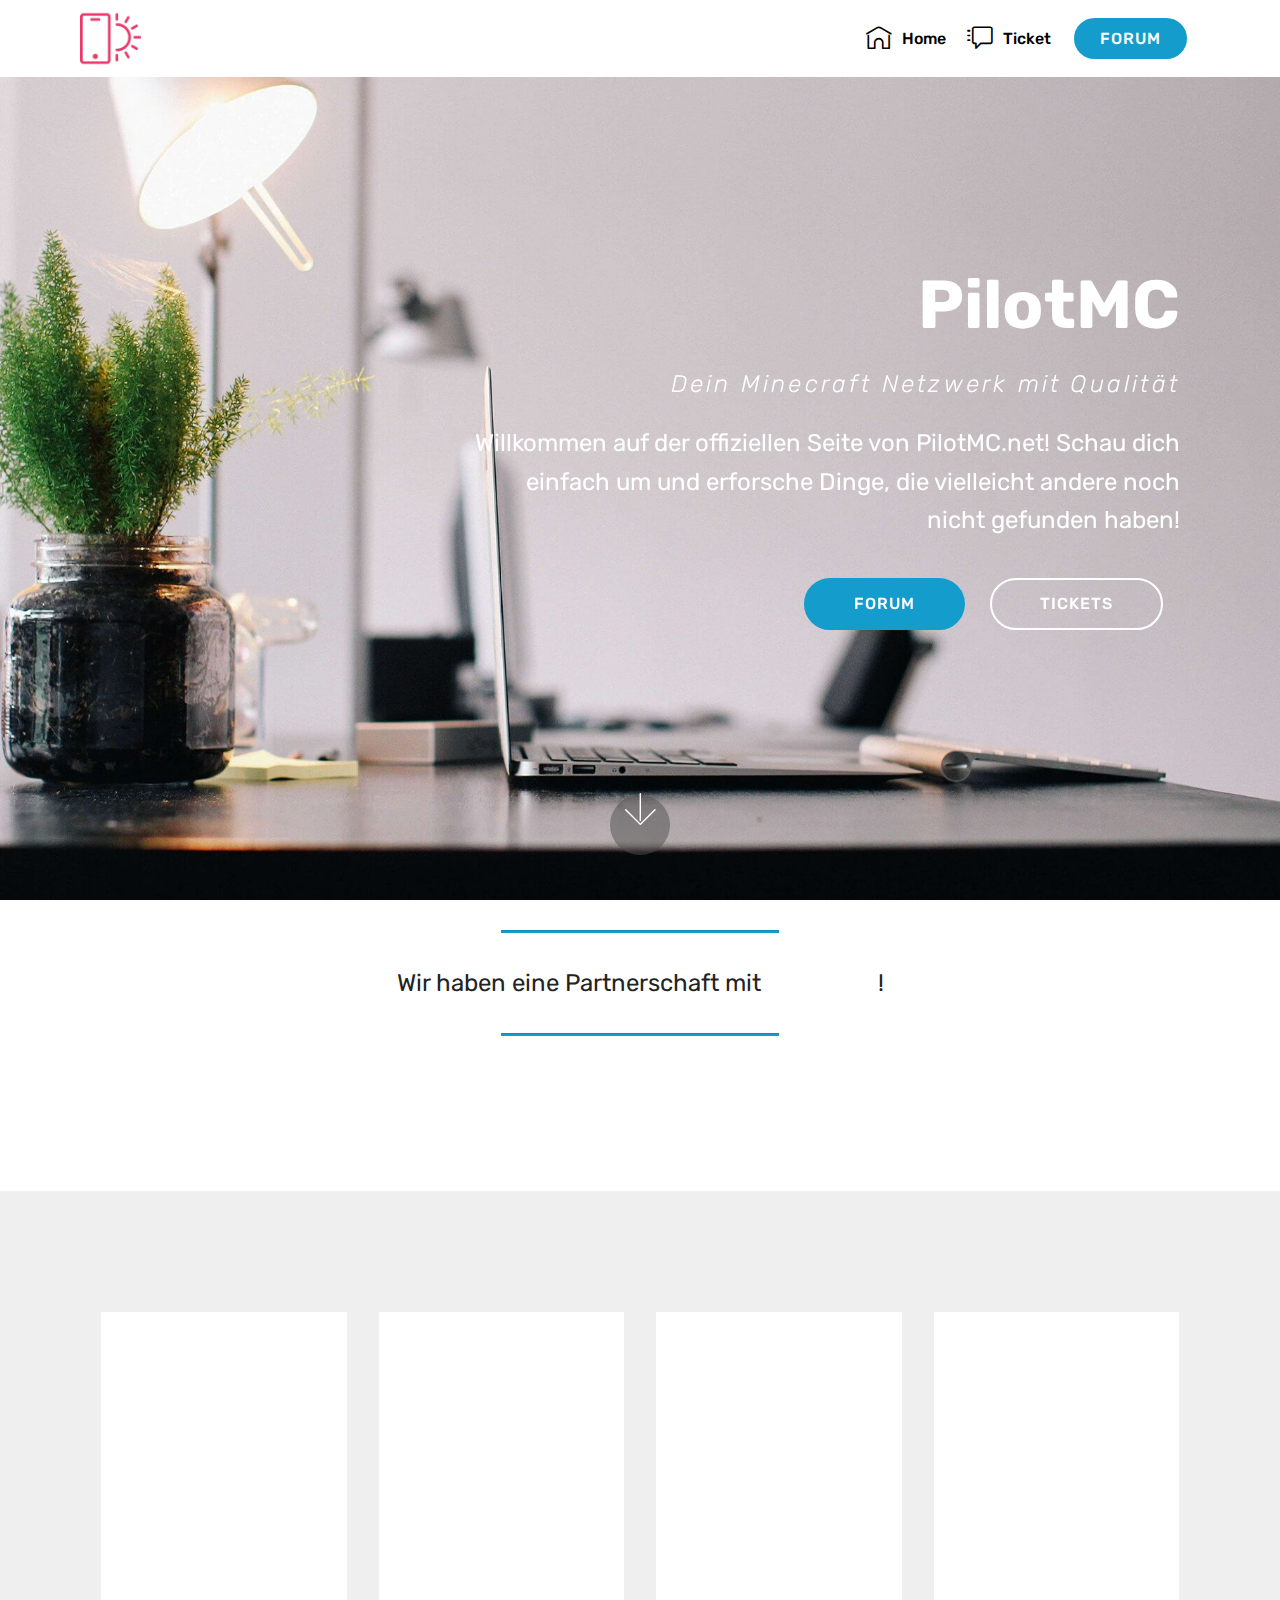
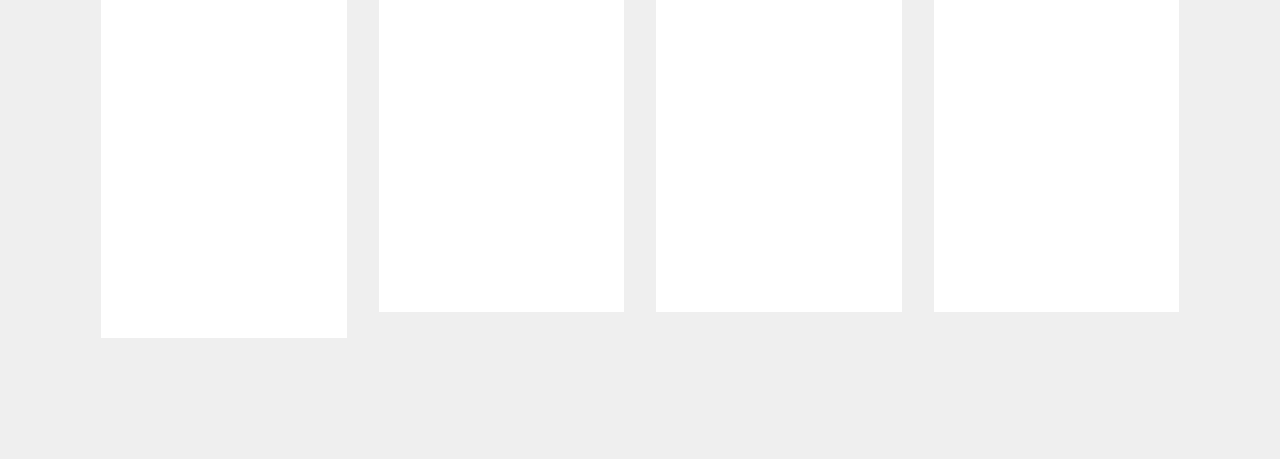
<file: index.html>
<!DOCTYPE html>
<html >
<head>
  <!-- Site made with Mobirise Website Builder v4.7.2, https://mobirise.com -->
  <meta charset="UTF-8">
  <meta http-equiv="X-UA-Compatible" content="IE=edge">
  <meta name="generator" content="Mobirise v4.7.2, mobirise.com">
  <meta name="viewport" content="width=device-width, initial-scale=1, minimum-scale=1">
  <link rel="shortcut icon" href="assets/images/logo2.png" type="image/x-icon">
  <meta name="description" content="">
  <title>Home</title>
  <link rel="stylesheet" href="assets/web/assets/mobirise-icons/mobirise-icons.css">
  <link rel="stylesheet" href="assets/web/assets/mobirise-icons-bold/mobirise-icons-bold.css">
  <link rel="stylesheet" href="assets/tether/tether.min.css">
  <link rel="stylesheet" href="assets/bootstrap/css/bootstrap.min.css">
  <link rel="stylesheet" href="assets/bootstrap/css/bootstrap-grid.min.css">
  <link rel="stylesheet" href="assets/bootstrap/css/bootstrap-reboot.min.css">
  <link rel="stylesheet" href="assets/animatecss/animate.min.css">
  <link rel="stylesheet" href="assets/dropdown/css/style.css">
  <link rel="stylesheet" href="assets/theme/css/style.css">
  <link rel="stylesheet" href="assets/mobirise/css/mbr-additional.css" type="text/css">
  
  
  
</head>
<body>
  <section class="menu cid-qVJRR3IZeK" once="menu" id="menu2-0">

    

    <nav class="navbar navbar-expand beta-menu navbar-dropdown align-items-center navbar-fixed-top navbar-toggleable-sm">
        <button class="navbar-toggler navbar-toggler-right" type="button" data-toggle="collapse" data-target="#navbarSupportedContent" aria-controls="navbarSupportedContent" aria-expanded="false" aria-label="Toggle navigation">
            <div class="hamburger">
                <span></span>
                <span></span>
                <span></span>
                <span></span>
            </div>
        </button>
        <div class="menu-logo">
            <div class="navbar-brand">
                <span class="navbar-logo">
                    <a href="https://mobirise.com">
                        <img src="assets/images/logo2.png" alt="Mobirise" style="height: 3.8rem;">
                    </a>
                </span>
                
            </div>
        </div>
        <div class="collapse navbar-collapse" id="navbarSupportedContent">
            <ul class="navbar-nav nav-dropdown" data-app-modern-menu="true"><li class="nav-item">
                    <a class="nav-link link text-black display-4" href="index.html"><span class="mbrib-home mbr-iconfont mbr-iconfont-btn"></span>
                        Home</a>
                </li>
                <li class="nav-item">
                    <a class="nav-link link text-black display-4" href="page1.html"><span class="mbrib-help mbr-iconfont mbr-iconfont-btn"></span>
                        Ticket</a>
                </li></ul>
            <div class="navbar-buttons mbr-section-btn"><a class="btn btn-sm btn-primary display-7" href="tel:+1-234-567-8901">
                    FORUM</a></div>
        </div>
    </nav>
</section>

<section class="engine"><a href="https://mobirise.me/p">web templates free download</a></section><section class="header10 cid-qVJRX7lP4V mbr-fullscreen mbr-parallax-background" id="header10-1">

    

    

    <div class="container">
        <div class="media-container-column mbr-white col-lg-8 col-md-10 ml-auto">
            <h1 class="mbr-section-title align-right mbr-bold pb-3 mbr-fonts-style display-1">
                PilotMC</h1>
            <h3 class="mbr-section-subtitle align-right mbr-light pb-3 mbr-fonts-style display-5"><em>
                Dein Minecraft Netzwerk mit Qualität</em></h3>
            <p class="mbr-text align-right pb-3 mbr-fonts-style display-5">
               Willkommen auf der offiziellen Seite von PilotMC.net! Schau dich einfach um und erforsche Dinge, die vielleicht andere noch nicht gefunden haben!<br></p>
            <div class="mbr-section-btn align-right"><a class="btn btn-md btn-primary display-4" href="https://mobirise.com">FORUM</a>
                <a class="btn btn-md btn-white-outline display-4" href="page1.html">TICKETS</a></div>
        </div>
    </div>

    <div class="mbr-arrow hidden-sm-down" aria-hidden="true">
        <a href="#next">
            <i class="mbri-down mbr-iconfont"></i>
        </a>
    </div>
</section>

<section class="mbr-section article content9 cid-qVJTXv868G" id="content9-6">
    
     

    <div class="container">
        <div class="inner-container" style="width: 100%;">
            <hr class="line" style="width: 25%;">
            <div class="section-text align-center mbr-fonts-style display-5">Wir haben eine Partnerschaft mit <a href="https://neonserverhost.jimdofree.com/" target="_blank">NeonHost</a>!</div>
            <hr class="line" style="width: 25%;">
        </div>
        </div>
</section>

<section class="mbr-section content8 cid-qVJU8ZaBYg" id="content8-7">

    

    <div class="container">
        <div class="media-container-row title">
            <div class="col-12 col-md-8">
                <div class="mbr-section-btn align-center"><a class="btn btn-primary display-4" href="https://mobirise.com">MEHR INFO</a></div>
            </div>
        </div>
    </div>
</section>

<section class="features3 cid-qVJTPRjfbA" id="features3-5">

    

    
    <div class="container">
        <div class="media-container-row">
            <div class="card p-3 col-12 col-md-6 col-lg-3">
                <div class="card-wrapper">
                    <div class="card-img">
                        <img src="assets/images/01.jpg" alt="Mobirise">
                    </div>
                    <div class="card-box">
                        <h4 class="card-title mbr-fonts-style display-7">
                            BedWars</h4>
                        <p class="mbr-text mbr-fonts-style display-7">Alleine oder in einem Team geht es in diesem Spielmodus darum sein eigenes Bett zu beschützen und das der Gegner zu zerstören. Jedes Team hat seine eigene identische Insel als Base, in welcher das Bett zu finden ist. Somit finden die BedWars Runden auf fliegenden SkyIslands statt!</p>
                    </div>
                    
                </div>
            </div>

            <div class="card p-3 col-12 col-md-6 col-lg-3">
                <div class="card-wrapper">
                    <div class="card-img">
                        <img src="assets/images/02.jpg" alt="Mobirise">
                    </div>
                    <div class="card-box">
                        <h4 class="card-title mbr-fonts-style display-7">
                            SkyWars</h4>
                        <p class="mbr-text mbr-fonts-style display-7">
                            In den SkyWars kämpfst du auf fliegenden Inseln, entweder alleine oder im Team gegen deine Gegner. Unterstützt wirst du durch dein Start-Kit und Kisten, welche du auf der Karte findest. Im Kampf um Leben und Tod gewinnt der letzte überlebende Spieler!<br><br> 
                        </p>
                    </div>
                    
                </div>
            </div>

            <div class="card p-3 col-12 col-md-6 col-lg-3">
                <div class="card-wrapper">
                    <div class="card-img">
                        <img src="assets/images/03.jpg" alt="Mobirise">
                    </div>
                    <div class="card-box">
                        <h4 class="card-title mbr-fonts-style display-7">
                            1vs1</h4>
                        <p class="mbr-text mbr-fonts-style display-7">
                            Der Modus Kit1vs1 ist die Zusammenfassung der Kit-Basierten Ranked und Unranked Kämpfe des ehemaligen PvP-Modus und ist in der PilotMC.net Lobby im Lobby-Navigator mit dem Eisenschwert<br>erreichbar!<br><br><br><br> 
                        </p>
                    </div>
                    
                </div>
            </div>

            <div class="card p-3 col-12 col-md-6 col-lg-3">
                <div class="card-wrapper">
                    <div class="card-img">
                        <img src="assets/images/01.jpg" alt="Mobirise">
                    </div>
                    <div class="card-box">
                        <h4 class="card-title mbr-fonts-style display-7">
                            SkyPvP</h4>
                        <p class="mbr-text mbr-fonts-style display-7">
                           In diesem Spielmodus geht es darum andere Spieler zutöten um Punkte zusammeln und neue Items zukaufen. Man befindet sich auf einer Insel, wo man runterspringen kann(in die sogenannte ,,Arena"). Dort kannst du andere herrausfordern und auch die Welt erkunden!</p>
                    </div>
                    
                </div>
            </div>
        </div>
    </div>
</section>


  <script src="assets/web/assets/jquery/jquery.min.js"></script>
  <script src="assets/tether/tether.min.js"></script>
  <script src="assets/popper/popper.min.js"></script>
  <script src="assets/bootstrap/js/bootstrap.min.js"></script>
  <script src="assets/smoothscroll/smooth-scroll.js"></script>
  <script src="assets/touchswipe/jquery.touch-swipe.min.js"></script>
  <script src="assets/viewportchecker/jquery.viewportchecker.js"></script>
  <script src="assets/parallax/jarallax.min.js"></script>
  <script src="assets/dropdown/js/script.min.js"></script>
  <script src="assets/theme/js/script.js"></script>
  
  
  <input name="animation" type="hidden">
  </body>
</html>
</file>
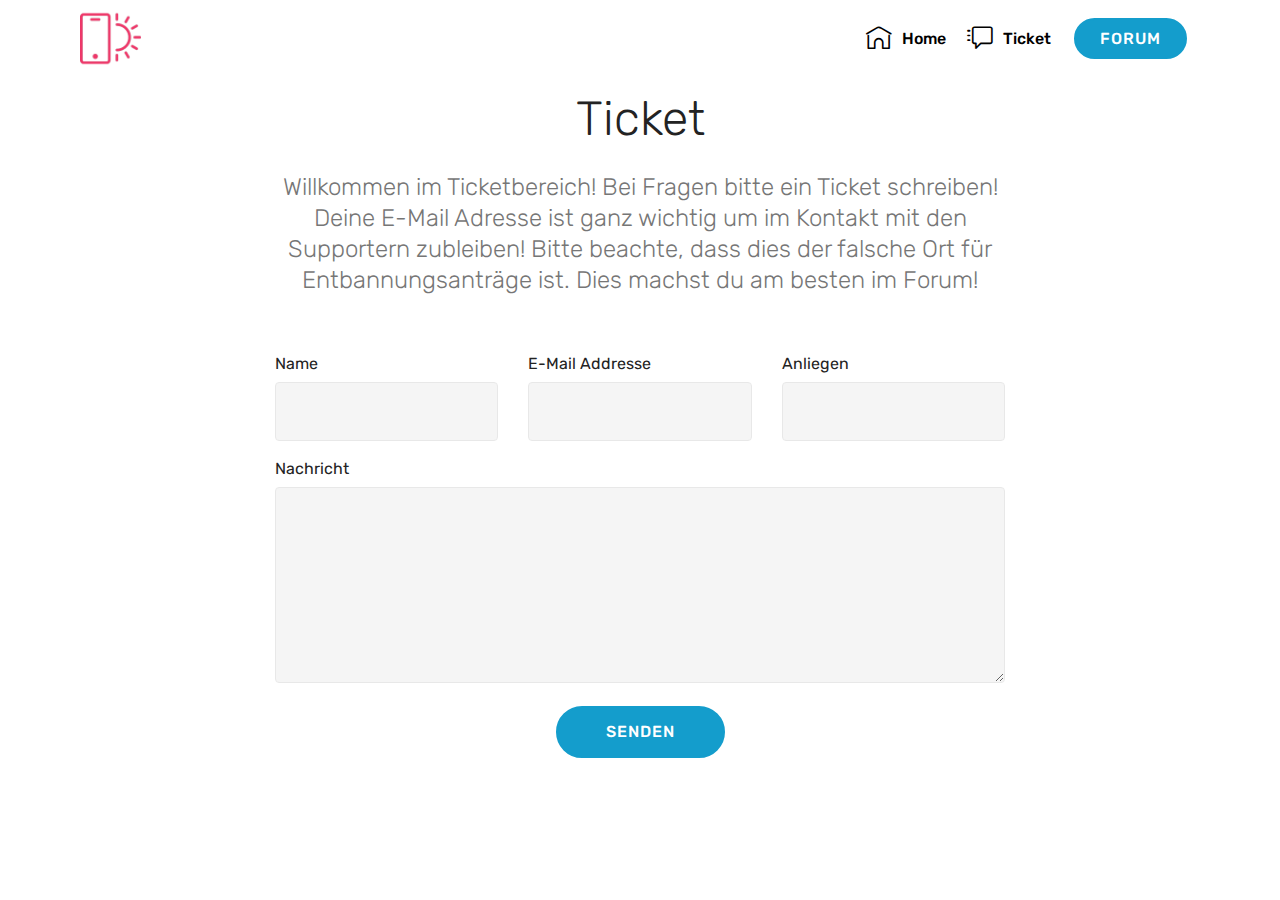
<file: page1.html>
<!DOCTYPE html>
<html >
<head>
  <!-- Site made with Mobirise Website Builder v4.7.2, https://mobirise.com -->
  <meta charset="UTF-8">
  <meta http-equiv="X-UA-Compatible" content="IE=edge">
  <meta name="generator" content="Mobirise v4.7.2, mobirise.com">
  <meta name="viewport" content="width=device-width, initial-scale=1, minimum-scale=1">
  <link rel="shortcut icon" href="assets/images/logo2.png" type="image/x-icon">
  <meta name="description" content="Web Maker Description">
  <title>Ticket</title>
  <link rel="stylesheet" href="assets/web/assets/mobirise-icons-bold/mobirise-icons-bold.css">
  <link rel="stylesheet" href="assets/tether/tether.min.css">
  <link rel="stylesheet" href="assets/bootstrap/css/bootstrap.min.css">
  <link rel="stylesheet" href="assets/bootstrap/css/bootstrap-grid.min.css">
  <link rel="stylesheet" href="assets/bootstrap/css/bootstrap-reboot.min.css">
  <link rel="stylesheet" href="assets/dropdown/css/style.css">
  <link rel="stylesheet" href="assets/animatecss/animate.min.css">
  <link rel="stylesheet" href="assets/theme/css/style.css">
  <link rel="stylesheet" href="assets/mobirise/css/mbr-additional.css" type="text/css">
  
  
  
</head>
<body>
  <section class="menu cid-qVJRR3IZeK" once="menu" id="menu2-8">

    

    <nav class="navbar navbar-expand beta-menu navbar-dropdown align-items-center navbar-fixed-top navbar-toggleable-sm">
        <button class="navbar-toggler navbar-toggler-right" type="button" data-toggle="collapse" data-target="#navbarSupportedContent" aria-controls="navbarSupportedContent" aria-expanded="false" aria-label="Toggle navigation">
            <div class="hamburger">
                <span></span>
                <span></span>
                <span></span>
                <span></span>
            </div>
        </button>
        <div class="menu-logo">
            <div class="navbar-brand">
                <span class="navbar-logo">
                    <a href="https://mobirise.com">
                        <img src="assets/images/logo2.png" alt="Mobirise" style="height: 3.8rem;">
                    </a>
                </span>
                
            </div>
        </div>
        <div class="collapse navbar-collapse" id="navbarSupportedContent">
            <ul class="navbar-nav nav-dropdown" data-app-modern-menu="true"><li class="nav-item">
                    <a class="nav-link link text-black display-4" href="index.html"><span class="mbrib-home mbr-iconfont mbr-iconfont-btn"></span>
                        Home</a>
                </li>
                <li class="nav-item">
                    <a class="nav-link link text-black display-4" href="page1.html"><span class="mbrib-help mbr-iconfont mbr-iconfont-btn"></span>
                        Ticket</a>
                </li></ul>
            <div class="navbar-buttons mbr-section-btn"><a class="btn btn-sm btn-primary display-7" href="tel:+1-234-567-8901">
                    FORUM</a></div>
        </div>
    </nav>
</section>

<section class="engine"><a href="https://mobirise.me/b">how to create a website for free</a></section><section class="mbr-section form1 cid-qVJXoyL775" id="form1-9">

    

    
    <div class="container">
        <div class="row justify-content-center">
            <div class="title col-12 col-lg-8">
                <h2 class="mbr-section-title align-center pb-3 mbr-fonts-style display-2">
                    Ticket</h2>
                <h3 class="mbr-section-subtitle align-center mbr-light pb-3 mbr-fonts-style display-5">Willkommen im Ticketbereich! Bei Fragen bitte ein Ticket schreiben!<br>Deine E-Mail Adresse ist ganz wichtig um im Kontakt mit den Supportern zubleiben! Bitte beachte, dass dies der falsche Ort für Entbannungsanträge ist. Dies machst du am besten im Forum!</h3>
            </div>
        </div>
    </div>
    <div class="container">
        <div class="row justify-content-center">
            <div class="media-container-column col-lg-8" data-form-type="formoid">
                    <div data-form-alert="" hidden="">
                        Vielen Dank! Ihre Nachricht wurde verschickt!
                    </div>
            
                    <form class="mbr-form" action="https://mobirise.com/" method="post" data-form-title="Mobirise Form"><input type="hidden" name="email" data-form-email="true" value="LCsOAggLtGvN1sH9rtdwVP945O8IQEVSdpSH2IrFRPq0ngaf0OTEgHDVNg0iGFyoXoDkl+tjGXyDXOaez8PARcMebtHr8eKFKHBpen2TJN3lG6CX6m6AbWPNLwZCNO8G" data-form-field="Email">
                        <div class="row row-sm-offset">
                            <div class="col-md-4 multi-horizontal" data-for="name">
                                <div class="form-group">
                                    <label class="form-control-label mbr-fonts-style display-7" for="name-form1-9">Name</label>
                                    <input type="text" class="form-control" name="name" data-form-field="Name" required="" id="name-form1-9">
                                </div>
                            </div>
                            <div class="col-md-4 multi-horizontal" data-for="email">
                                <div class="form-group">
                                    <label class="form-control-label mbr-fonts-style display-7" for="email-form1-9">E-Mail Addresse</label>
                                    <input type="email" class="form-control" name="email" data-form-field="Email" required="" id="email-form1-9">
                                </div>
                            </div>
                            <div class="col-md-4 multi-horizontal" data-for="phone">
                                <div class="form-group">
                                    <label class="form-control-label mbr-fonts-style display-7" for="phone-form1-9">Anliegen</label>
                                    <input type="tel" class="form-control" name="phone" data-form-field="Phone" id="phone-form1-9">
                                </div>
                            </div>
                        </div>
                        <div class="form-group" data-for="message">
                            <label class="form-control-label mbr-fonts-style display-7" for="message-form1-9">Nachricht</label>
                            <textarea type="text" class="form-control" name="message" rows="7" data-form-field="Message" id="message-form1-9"></textarea>
                        </div>
            
                        <span class="input-group-btn">
                            <button href="" type="submit" class="btn btn-primary btn-form display-4">SENDEN</button>
                        </span>
                    </form>
            </div>
        </div>
    </div>
</section>


  <script src="assets/web/assets/jquery/jquery.min.js"></script>
  <script src="assets/popper/popper.min.js"></script>
  <script src="assets/tether/tether.min.js"></script>
  <script src="assets/bootstrap/js/bootstrap.min.js"></script>
  <script src="assets/smoothscroll/smooth-scroll.js"></script>
  <script src="assets/dropdown/js/script.min.js"></script>
  <script src="assets/touchswipe/jquery.touch-swipe.min.js"></script>
  <script src="assets/viewportchecker/jquery.viewportchecker.js"></script>
  <script src="assets/theme/js/script.js"></script>
  <script src="assets/formoid/formoid.min.js"></script>
  
  
  <input name="animation" type="hidden">
  </body>
</html>
</file>
<file: assets/web/assets/mobirise-icons/mobirise-icons.css>
@font-face {
  font-family: 'MobiriseIcons';
  src:  url('mobirise-icons.eot?spat4u');
  src:  url('mobirise-icons.eot?spat4u#iefix') format('embedded-opentype'),
    url('mobirise-icons.ttf?spat4u') format('truetype'),
    url('mobirise-icons.woff?spat4u') format('woff'),
    url('mobirise-icons.svg?spat4u#MobiriseIcons') format('svg');
  font-weight: normal;
  font-style: normal;
}

[class^="mbri-"], [class*=" mbri-"] {
  /* use !important to prevent issues with browser extensions that change fonts */
  font-family: MobiriseIcons !important;
  speak: none;
  font-style: normal;
  font-weight: normal;
  font-variant: normal;
  text-transform: none;
  line-height: 1;

  /* Better Font Rendering =========== */
  -webkit-font-smoothing: antialiased;
  -moz-osx-font-smoothing: grayscale;
}

.mbri-add-submenu:before {
  content: "\e900";
}
.mbri-alert:before {
  content: "\e901";
}
.mbri-align-center:before {
  content: "\e902";
}
.mbri-align-justify:before {
  content: "\e903";
}
.mbri-align-left:before {
  content: "\e904";
}
.mbri-align-right:before {
  content: "\e905";
}
.mbri-android:before {
  content: "\e906";
}
.mbri-apple:before {
  content: "\e907";
}
.mbri-arrow-down:before {
  content: "\e908";
}
.mbri-arrow-next:before {
  content: "\e909";
}
.mbri-arrow-prev:before {
  content: "\e90a";
}
.mbri-arrow-up:before {
  content: "\e90b";
}
.mbri-bold:before {
  content: "\e90c";
}
.mbri-bookmark:before {
  content: "\e90d";
}
.mbri-bootstrap:before {
  content: "\e90e";
}
.mbri-briefcase:before {
  content: "\e90f";
}
.mbri-browse:before {
  content: "\e910";
}
.mbri-bulleted-list:before {
  content: "\e911";
}
.mbri-calendar:before {
  content: "\e912";
}
.mbri-camera:before {
  content: "\e913";
}
.mbri-cart-add:before {
  content: "\e914";
}
.mbri-cart-full:before {
  content: "\e915";
}
.mbri-cash:before {
  content: "\e916";
}
.mbri-change-style:before {
  content: "\e917";
}
.mbri-chat:before {
  content: "\e918";
}
.mbri-clock:before {
  content: "\e919";
}
.mbri-close:before {
  content: "\e91a";
}
.mbri-cloud:before {
  content: "\e91b";
}
.mbri-code:before {
  content: "\e91c";
}
.mbri-contact-form:before {
  content: "\e91d";
}
.mbri-credit-card:before {
  content: "\e91e";
}
.mbri-cursor-click:before {
  content: "\e91f";
}
.mbri-cust-feedback:before {
  content: "\e920";
}
.mbri-database:before {
  content: "\e921";
}
.mbri-delivery:before {
  content: "\e922";
}
.mbri-desktop:before {
  content: "\e923";
}
.mbri-devices:before {
  content: "\e924";
}
.mbri-down:before {
  content: "\e925";
}
.mbri-download:before {
  content: "\e989";
}
.mbri-drag-n-drop:before {
  content: "\e927";
}
.mbri-drag-n-drop2:before {
  content: "\e928";
}
.mbri-edit:before {
  content: "\e929";
}
.mbri-edit2:before {
  content: "\e92a";
}
.mbri-error:before {
  content: "\e92b";
}
.mbri-extension:before {
  content: "\e92c";
}
.mbri-features:before {
  content: "\e92d";
}
.mbri-file:before {
  content: "\e92e";
}
.mbri-flag:before {
  content: "\e92f";
}
.mbri-folder:before {
  content: "\e930";
}
.mbri-gift:before {
  content: "\e931";
}
.mbri-github:before {
  content: "\e932";
}
.mbri-globe:before {
  content: "\e933";
}
.mbri-globe-2:before {
  content: "\e934";
}
.mbri-growing-chart:before {
  content: "\e935";
}
.mbri-hearth:before {
  content: "\e936";
}
.mbri-help:before {
  content: "\e937";
}
.mbri-home:before {
  content: "\e938";
}
.mbri-hot-cup:before {
  content: "\e939";
}
.mbri-idea:before {
  content: "\e93a";
}
.mbri-image-gallery:before {
  content: "\e93b";
}
.mbri-image-slider:before {
  content: "\e93c";
}
.mbri-info:before {
  content: "\e93d";
}
.mbri-italic:before {
  content: "\e93e";
}
.mbri-key:before {
  content: "\e93f";
}
.mbri-laptop:before {
  content: "\e940";
}
.mbri-layers:before {
  content: "\e941";
}
.mbri-left-right:before {
  content: "\e942";
}
.mbri-left:before {
  content: "\e943";
}
.mbri-letter:before {
  content: "\e944";
}
.mbri-like:before {
  content: "\e945";
}
.mbri-link:before {
  content: "\e946";
}
.mbri-lock:before {
  content: "\e947";
}
.mbri-login:before {
  content: "\e948";
}
.mbri-logout:before {
  content: "\e949";
}
.mbri-magic-stick:before {
  content: "\e94a";
}
.mbri-map-pin:before {
  content: "\e94b";
}
.mbri-menu:before {
  content: "\e94c";
}
.mbri-mobile:before {
  content: "\e94d";
}
.mbri-mobile2:before {
  content: "\e94e";
}
.mbri-mobirise:before {
  content: "\e94f";
}
.mbri-more-horizontal:before {
  content: "\e950";
}
.mbri-more-vertical:before {
  content: "\e951";
}
.mbri-music:before {
  content: "\e952";
}
.mbri-new-file:before {
  content: "\e953";
}
.mbri-numbered-list:before {
  content: "\e954";
}
.mbri-opened-folder:before {
  content: "\e955";
}
.mbri-pages:before {
  content: "\e956";
}
.mbri-paper-plane:before {
  content: "\e957";
}
.mbri-paperclip:before {
  content: "\e958";
}
.mbri-photo:before {
  content: "\e959";
}
.mbri-photos:before {
  content: "\e95a";
}
.mbri-pin:before {
  content: "\e95b";
}
.mbri-play:before {
  content: "\e95c";
}
.mbri-plus:before {
  content: "\e95d";
}
.mbri-preview:before {
  content: "\e95e";
}
.mbri-print:before {
  content: "\e95f";
}
.mbri-protect:before {
  content: "\e960";
}
.mbri-question:before {
  content: "\e961";
}
.mbri-quote-left:before {
  content: "\e962";
}
.mbri-quote-right:before {
  content: "\e963";
}
.mbri-refresh:before {
  content: "\e964";
}
.mbri-responsive:before {
  content: "\e965";
}
.mbri-right:before {
  content: "\e966";
}
.mbri-rocket:before {
  content: "\e967";
}
.mbri-sad-face:before {
  content: "\e968";
}
.mbri-sale:before {
  content: "\e969";
}
.mbri-save:before {
  content: "\e96a";
}
.mbri-search:before {
  content: "\e96b";
}
.mbri-setting:before {
  content: "\e96c";
}
.mbri-setting2:before {
  content: "\e96d";
}
.mbri-setting3:before {
  content: "\e96e";
}
.mbri-share:before {
  content: "\e96f";
}
.mbri-shopping-bag:before {
  content: "\e970";
}
.mbri-shopping-basket:before {
  content: "\e971";
}
.mbri-shopping-cart:before {
  content: "\e972";
}
.mbri-sites:before {
  content: "\e973";
}
.mbri-smile-face:before {
  content: "\e974";
}
.mbri-speed:before {
  content: "\e975";
}
.mbri-star:before {
  content: "\e976";
}
.mbri-success:before {
  content: "\e977";
}
.mbri-sun:before {
  content: "\e978";
}
.mbri-sun2:before {
  content: "\e979";
}
.mbri-tablet:before {
  content: "\e97a";
}
.mbri-tablet-vertical:before {
  content: "\e97b";
}
.mbri-target:before {
  content: "\e97c";
}
.mbri-timer:before {
  content: "\e97d";
}
.mbri-to-ftp:before {
  content: "\e97e";
}
.mbri-to-local-drive:before {
  content: "\e97f";
}
.mbri-touch-swipe:before {
  content: "\e980";
}
.mbri-touch:before {
  content: "\e981";
}
.mbri-trash:before {
  content: "\e982";
}
.mbri-underline:before {
  content: "\e983";
}
.mbri-unlink:before {
  content: "\e984";
}
.mbri-unlock:before {
  content: "\e985";
}
.mbri-up-down:before {
  content: "\e986";
}
.mbri-up:before {
  content: "\e987";
}
.mbri-update:before {
  content: "\e988";
}
.mbri-upload:before {
 content: "\e926"; 
}
.mbri-user:before {
  content: "\e98a";
}
.mbri-user2:before {
  content: "\e98b";
}
.mbri-users:before {
  content: "\e98c";
}
.mbri-video:before {
  content: "\e98d";
}
.mbri-video-play:before {
  content: "\e98e";
}
.mbri-watch:before {
  content: "\e98f";
}
.mbri-website-theme:before {
  content: "\e990";
}
.mbri-wifi:before {
  content: "\e991";
}
.mbri-windows:before {
  content: "\e992";
}
.mbri-zoom-out:before {
  content: "\e993";
}
.mbri-redo:before {
  content: "\e994";
}
.mbri-undo:before {
  content: "\e995";
}
</file>
<file: assets/web/assets/mobirise-icons-bold/mobirise-icons-bold.css>
@font-face {
  font-family: 'mobirise-icons-bold';
  src:  url('mobirise-icons-bold.eot?m1l4yr');
  src:  url('mobirise-icons-bold.eot?m1l4yr#iefix') format('embedded-opentype'),
    url('mobirise-icons-bold.ttf?m1l4yr') format('truetype'),
    url('mobirise-icons-bold.woff?m1l4yr') format('woff'),
    url('mobirise-icons-bold.svg?m1l4yr#mobirise-icons-bold') format('svg');
  font-weight: normal;
  font-style: normal;
}

[class^="mbrib-"], [class*="mbrib-"] {
  /* use !important to prevent issues with browser extensions that change fonts */
  font-family: 'mobirise-icons-bold' !important;
  speak: none;
  font-style: normal;
  font-weight: normal;
  font-variant: normal;
  text-transform: none;
  line-height: 1;

  /* Better Font Rendering =========== */
  -webkit-font-smoothing: antialiased;
  -moz-osx-font-smoothing: grayscale;
}

.mbrib-add-submenu:before {
  content: "\e900";
}
.mbrib-alert:before {
  content: "\e901";
}
.mbrib-align-center:before {
  content: "\e902";
}
.mbrib-align-justify:before {
  content: "\e903";
}
.mbrib-align-left:before {
  content: "\e904";
}
.mbrib-align-right:before {
  content: "\e905";
}
.mbrib-android:before {
  content: "\e906";
}
.mbrib-apple:before {
  content: "\e907";
}
.mbrib-arrow-down:before {
  content: "\e908";
}
.mbrib-arrow-next:before {
  content: "\e909";
}
.mbrib-arrow-prev:before {
  content: "\e90a";
}
.mbrib-arrow-up:before {
  content: "\e90b";
}
.mbrib-bold:before {
  content: "\e90c";
}
.mbrib-bookmark:before {
  content: "\e90d";
}
.mbrib-bootstrap:before {
  content: "\e90e";
}
.mbrib-briefcase:before {
  content: "\e90f";
}
.mbrib-browse:before {
  content: "\e910";
}
.mbrib-bulleted-list:before {
  content: "\e911";
}
.mbrib-calendar:before {
  content: "\e912";
}
.mbrib-camera:before {
  content: "\e913";
}
.mbrib-cart-add:before {
  content: "\e914";
}
.mbrib-cart-full:before {
  content: "\e915";
}
.mbrib-cash:before {
  content: "\e916";
}
.mbrib-change-style:before {
  content: "\e917";
}
.mbrib-chat:before {
  content: "\e918";
}
.mbrib-clock:before {
  content: "\e919";
}
.mbrib-close:before {
  content: "\e91a";
}
.mbrib-cloud:before {
  content: "\e91b";
}
.mbrib-code:before {
  content: "\e91c";
}
.mbrib-contact-form:before {
  content: "\e91d";
}
.mbrib-credit-card:before {
  content: "\e91e";
}
.mbrib-cursor-click:before {
  content: "\e91f";
}
.mbrib-cust-feedback:before {
  content: "\e920";
}
.mbrib-database:before {
  content: "\e921";
}
.mbrib-delivery:before {
  content: "\e922";
}
.mbrib-desktop:before {
  content: "\e923";
}
.mbrib-devices:before {
  content: "\e924";
}
.mbrib-down:before {
  content: "\e925";
}
.mbrib-download:before {
  content: "\e926";
}
.mbrib-drag-n-drop:before {
  content: "\e927";
}
.mbrib-drag-n-drop2:before {
  content: "\e928";
}
.mbrib-edit:before {
  content: "\e929";
}
.mbrib-edit2:before {
  content: "\e92a";
}
.mbrib-error:before {
  content: "\e92b";
}
.mbrib-extension:before {
  content: "\e92c";
}
.mbrib-features:before {
  content: "\e92d";
}
.mbrib-file:before {
  content: "\e92e";
}
.mbrib-flag:before {
  content: "\e92f";
}
.mbrib-folder:before {
  content: "\e930";
}
.mbrib-gift:before {
  content: "\e931";
}
.mbrib-github:before {
  content: "\e932";
}
.mbrib-globe-2:before {
  content: "\e933";
}
.mbrib-globe:before {
  content: "\e934";
}
.mbrib-growing-chart:before {
  content: "\e935";
}
.mbrib-hearth:before {
  content: "\e936";
}
.mbrib-help:before {
  content: "\e937";
}
.mbrib-home:before {
  content: "\e938";
}
.mbrib-hot-cup:before {
  content: "\e939";
}
.mbrib-idea:before {
  content: "\e93a";
}
.mbrib-image-gallery:before {
  content: "\e93b";
}
.mbrib-image-slider:before {
  content: "\e93c";
}
.mbrib-info:before {
  content: "\e93d";
}
.mbrib-italic:before {
  content: "\e93e";
}
.mbrib-key:before {
  content: "\e93f";
}
.mbrib-laptop:before {
  content: "\e940";
}
.mbrib-layers:before {
  content: "\e941";
}
.mbrib-left-right:before {
  content: "\e942";
}
.mbrib-left:before {
  content: "\e943";
}
.mbrib-letter:before {
  content: "\e944";
}
.mbrib-like:before {
  content: "\e945";
}
.mbrib-link:before {
  content: "\e946";
}
.mbrib-lock:before {
  content: "\e947";
}
.mbrib-login:before {
  content: "\e948";
}
.mbrib-logout:before {
  content: "\e949";
}
.mbrib-magic-stick:before {
  content: "\e94a";
}
.mbrib-map-pin:before {
  content: "\e94b";
}
.mbrib-menu:before {
  content: "\e94c";
}
.mbrib-mobile:before {
  content: "\e94d";
}
.mbrib-mobile2:before {
  content: "\e94e";
}
.mbrib-mobirise:before {
  content: "\e94f";
}
.mbrib-more-horizontal:before {
  content: "\e950";
}
.mbrib-more-vertical:before {
  content: "\e951";
}
.mbrib-music:before {
  content: "\e952";
}
.mbrib-new-file:before {
  content: "\e953";
}
.mbrib-numbered-list:before {
  content: "\e954";
}
.mbrib-opened-folder:before {
  content: "\e955";
}
.mbrib-pages:before {
  content: "\e956";
}
.mbrib-paper-plane:before {
  content: "\e957";
}
.mbrib-paperclip:before {
  content: "\e958";
}
.mbrib-photo:before {
  content: "\e959";
}
.mbrib-photos:before {
  content: "\e95a";
}
.mbrib-pin:before {
  content: "\e95b";
}
.mbrib-play:before {
  content: "\e95c";
}
.mbrib-plus:before {
  content: "\e95d";
}
.mbrib-preview:before {
  content: "\e95e";
}
.mbrib-print:before {
  content: "\e95f";
}
.mbrib-protect:before {
  content: "\e960";
}
.mbrib-question:before {
  content: "\e961";
}
.mbrib-quote-left:before {
  content: "\e962";
}
.mbrib-quote-right:before {
  content: "\e963";
}
.mbrib-redo:before {
  content: "\e964";
}
.mbrib-refresh:before {
  content: "\e965";
}
.mbrib-responsive:before {
  content: "\e966";
}
.mbrib-right:before {
  content: "\e967";
}
.mbrib-rocket:before {
  content: "\e968";
}
.mbrib-sad-face:before {
  content: "\e969";
}
.mbrib-sale:before {
  content: "\e96a";
}
.mbrib-save:before {
  content: "\e96b";
}
.mbrib-search:before {
  content: "\e96c";
}
.mbrib-setting:before {
  content: "\e96d";
}
.mbrib-setting2:before {
  content: "\e96e";
}
.mbrib-setting3:before {
  content: "\e96f";
}
.mbrib-share:before {
  content: "\e970";
}
.mbrib-shopping-bag:before {
  content: "\e971";
}
.mbrib-shopping-basket:before {
  content: "\e972";
}
.mbrib-shopping-cart:before {
  content: "\e973";
}
.mbrib-sites:before {
  content: "\e974";
}
.mbrib-smile-face:before {
  content: "\e975";
}
.mbrib-speed:before {
  content: "\e976";
}
.mbrib-star:before {
  content: "\e977";
}
.mbrib-success:before {
  content: "\e978";
}
.mbrib-sun:before {
  content: "\e979";
}
.mbrib-sun2:before {
  content: "\e97a";
}
.mbrib-tablet-vertical:before {
  content: "\e97b";
}
.mbrib-tablet:before {
  content: "\e97c";
}
.mbrib-target:before {
  content: "\e97d";
}
.mbrib-timer:before {
  content: "\e97e";
}
.mbrib-to-ftp:before {
  content: "\e97f";
}
.mbrib-to-local-drive:before {
  content: "\e980";
}
.mbrib-touch-swipe:before {
  content: "\e981";
}
.mbrib-touch:before {
  content: "\e982";
}
.mbrib-trash:before {
  content: "\e983";
}
.mbrib-underline:before {
  content: "\e984";
}
.mbrib-undo:before {
  content: "\e985";
}
.mbrib-unlink:before {
  content: "\e986";
}
.mbrib-unlock:before {
  content: "\e987";
}
.mbrib-up-down:before {
  content: "\e988";
}
.mbrib-up:before {
  content: "\e989";
}
.mbrib-update:before {
  content: "\e98a";
}
.mbrib-upload:before {
  content: "\e98b";
}
.mbrib-user:before {
  content: "\e98c";
}
.mbrib-user2:before {
  content: "\e98d";
}
.mbrib-users:before {
  content: "\e98e";
}
.mbrib-video-play:before {
  content: "\e98f";
}
.mbrib-video:before {
  content: "\e990";
}
.mbrib-watch:before {
  content: "\e991";
}
.mbrib-website-theme:before {
  content: "\e992";
}
.mbrib-wifi:before {
  content: "\e993";
}
.mbrib-windows:before {
  content: "\e994";
}
.mbrib-zoom-out:before {
  content: "\e995";
}
</file>
<file: assets/dropdown/css/style.css>
.navbar-dropdown {
  left: 0;
  padding: 0;
  position: absolute;
  right: 0;
  top: 0;
  transition: all 0.45s ease;
  z-index: 1030;
  background: #282828; }
  .navbar-dropdown .navbar-logo {
    margin-right: 0.8rem;
    transition: margin 0.3s ease-in-out;
    vertical-align: middle; }
    .navbar-dropdown .navbar-logo img {
      height: 3.125rem;
      transition: all 0.3s ease-in-out; }
    .navbar-dropdown .navbar-logo.mbr-iconfont {
      font-size: 3.125rem;
      line-height: 3.125rem; }
  .navbar-dropdown .navbar-caption {
    font-weight: 700;
    white-space: normal;
    vertical-align: -4px;
    line-height: 3.125rem !important; }
    .navbar-dropdown .navbar-caption, .navbar-dropdown .navbar-caption:hover {
      color: inherit;
      text-decoration: none; }
  .navbar-dropdown .mbr-iconfont + .navbar-caption {
    vertical-align: -1px; }
  .navbar-dropdown.navbar-fixed-top {
    position: fixed; }
  .navbar-dropdown .navbar-brand span {
    vertical-align: -4px; }
  .navbar-dropdown.bg-color.transparent {
    background: none; }
  .navbar-dropdown.navbar-short .navbar-brand {
    padding: 0.625rem 0; }
    .navbar-dropdown.navbar-short .navbar-brand span {
      vertical-align: -1px; }
  .navbar-dropdown.navbar-short .navbar-caption {
    line-height: 2.375rem !important;
    vertical-align: -2px; }
  .navbar-dropdown.navbar-short .navbar-logo {
    margin-right: 0.5rem; }
    .navbar-dropdown.navbar-short .navbar-logo img {
      height: 2.375rem; }
    .navbar-dropdown.navbar-short .navbar-logo.mbr-iconfont {
      font-size: 2.375rem;
      line-height: 2.375rem; }
  .navbar-dropdown.navbar-short .mbr-table-cell {
    height: 3.625rem; }
  .navbar-dropdown .navbar-close {
    left: 0.6875rem;
    position: fixed;
    top: 0.75rem;
    z-index: 1000; }
  .navbar-dropdown .hamburger-icon {
    content: "";
    display: inline-block;
    vertical-align: middle;
    width: 16px;
    -webkit-box-shadow: 0 -6px 0 1px #282828,0 0 0 1px #282828,0 6px 0 1px #282828;
    -moz-box-shadow: 0 -6px 0 1px #282828,0 0 0 1px #282828,0 6px 0 1px #282828;
    box-shadow: 0 -6px 0 1px #282828,0 0 0 1px #282828,0 6px 0 1px #282828; }

.dropdown-menu .dropdown-toggle[data-toggle="dropdown-submenu"]::after {
  border-bottom: 0.35em solid transparent;
  border-left: 0.35em solid;
  border-right: 0;
  border-top: 0.35em solid transparent;
  margin-left: 0.3rem; }

.dropdown-menu .dropdown-item:focus {
  outline: 0; }

.nav-dropdown {
  font-size: 0.75rem;
  font-weight: 500;
  height: auto !important; }
  .nav-dropdown .nav-btn {
    padding-left: 1rem; }
  .nav-dropdown .link {
    margin: .667em 1.667em;
    font-weight: 500;
    padding: 0;
    transition: color .2s ease-in-out; }
    .nav-dropdown .link.dropdown-toggle {
      margin-right: 2.583em; }
      .nav-dropdown .link.dropdown-toggle::after {
        margin-left: .25rem;
        border-top: 0.35em solid;
        border-right: 0.35em solid transparent;
        border-left: 0.35em solid transparent;
        border-bottom: 0; }
      .nav-dropdown .link.dropdown-toggle[aria-expanded="true"] {
        margin: 0;
        padding: 0.667em 3.263em  0.667em 1.667em; }
  .nav-dropdown .link::after,
  .nav-dropdown .dropdown-item::after {
    color: inherit; }
  .nav-dropdown .btn {
    font-size: 0.75rem;
    font-weight: 700;
    letter-spacing: 0;
    margin-bottom: 0;
    padding-left: 1.25rem;
    padding-right: 1.25rem; }
  .nav-dropdown .dropdown-menu {
    border-radius: 0;
    border: 0;
    left: 0;
    margin: 0;
    padding-bottom: 1.25rem;
    padding-top: 1.25rem;
    position: relative; }
  .nav-dropdown .dropdown-submenu {
    margin-left: 0.125rem;
    top: 0; }
  .nav-dropdown .dropdown-item {
    font-weight: 500;
    line-height: 2;
    padding: 0.3846em 4.615em 0.3846em 1.5385em;
    position: relative;
    transition: color .2s ease-in-out, background-color .2s ease-in-out; }
    .nav-dropdown .dropdown-item::after {
      margin-top: -0.3077em;
      position: absolute;
      right: 1.1538em;
      top: 50%; }
    .nav-dropdown .dropdown-item:focus, .nav-dropdown .dropdown-item:hover {
      background: none; }

@media (max-width: 767px) {
  .nav-dropdown.navbar-toggleable-sm {
    bottom: 0;
    display: none;
    left: 0;
    overflow-x: hidden;
    position: fixed;
    top: 0;
    transform: translateX(-100%);
    -ms-transform: translateX(-100%);
    -webkit-transform: translateX(-100%);
    width: 18.75rem;
    z-index: 999; } }
.nav-dropdown.navbar-toggleable-xl {
  bottom: 0;
  display: none;
  left: 0;
  overflow-x: hidden;
  position: fixed;
  top: 0;
  transform: translateX(-100%);
  -ms-transform: translateX(-100%);
  -webkit-transform: translateX(-100%);
  width: 18.75rem;
  z-index: 999; }

.nav-dropdown-sm {
  display: block !important;
  overflow-x: hidden;
  overflow: auto;
  padding-top: 3.875rem; }
  .nav-dropdown-sm::after {
    content: "";
    display: block;
    height: 3rem;
    width: 100%; }
  .nav-dropdown-sm.collapse.in ~ .navbar-close {
    display: block !important; }
  .nav-dropdown-sm.collapsing, .nav-dropdown-sm.collapse.in {
    transform: translateX(0);
    -ms-transform: translateX(0);
    -webkit-transform: translateX(0);
    transition: all 0.25s ease-out;
    -webkit-transition: all 0.25s ease-out;
    background: #282828; }
  .nav-dropdown-sm.collapsing[aria-expanded="false"] {
    transform: translateX(-100%);
    -ms-transform: translateX(-100%);
    -webkit-transform: translateX(-100%); }
  .nav-dropdown-sm .nav-item {
    display: block;
    margin-left: 0 !important;
    padding-left: 0; }
  .nav-dropdown-sm .link,
  .nav-dropdown-sm .dropdown-item {
    border-top: 1px dotted rgba(255, 255, 255, 0.1);
    font-size: 0.8125rem;
    line-height: 1.6;
    margin: 0 !important;
    padding: 0.875rem 2.4rem 0.875rem 1.5625rem !important;
    position: relative;
    white-space: normal; }
    .nav-dropdown-sm .link:focus, .nav-dropdown-sm .link:hover,
    .nav-dropdown-sm .dropdown-item:focus,
    .nav-dropdown-sm .dropdown-item:hover {
      background: rgba(0, 0, 0, 0.2) !important;
      color: #c0a375; }
  .nav-dropdown-sm .nav-btn {
    position: relative;
    padding: 1.5625rem 1.5625rem 0 1.5625rem; }
    .nav-dropdown-sm .nav-btn::before {
      border-top: 1px dotted rgba(255, 255, 255, 0.1);
      content: "";
      left: 0;
      position: absolute;
      top: 0;
      width: 100%; }
    .nav-dropdown-sm .nav-btn + .nav-btn {
      padding-top: 0.625rem; }
      .nav-dropdown-sm .nav-btn + .nav-btn::before {
        display: none; }
  .nav-dropdown-sm .btn {
    padding: 0.625rem 0; }
  .nav-dropdown-sm .dropdown-toggle[data-toggle="dropdown-submenu"]::after {
    margin-left: .25rem;
    border-top: 0.35em solid;
    border-right: 0.35em solid transparent;
    border-left: 0.35em solid transparent;
    border-bottom: 0; }
  .nav-dropdown-sm .dropdown-toggle[data-toggle="dropdown-submenu"][aria-expanded="true"]::after {
    border-top: 0;
    border-right: 0.35em solid transparent;
    border-left: 0.35em solid transparent;
    border-bottom: 0.35em solid; }
  .nav-dropdown-sm .dropdown-menu {
    margin: 0;
    padding: 0;
    position: relative;
    top: 0;
    left: 0;
    width: 100%;
    border: 0;
    float: none;
    border-radius: 0;
    background: none; }
  .nav-dropdown-sm .dropdown-submenu {
    left: 100%;
    margin-left: 0.125rem;
    margin-top: -1.25rem;
    top: 0; }

.navbar-toggleable-sm .nav-dropdown .dropdown-menu {
  position: absolute; }

.navbar-toggleable-sm .nav-dropdown .dropdown-submenu {
  left: 100%;
  margin-left: 0.125rem;
  margin-top: -1.25rem;
  top: 0; }

.navbar-toggleable-sm.opened .nav-dropdown .dropdown-menu {
  position: relative; }

.navbar-toggleable-sm.opened .nav-dropdown .dropdown-submenu {
  left: 0;
  margin-left: 00rem;
  margin-top: 0rem;
  top: 0; }

.is-builder .nav-dropdown.collapsing {
  transition: none !important; }

/*# sourceMappingURL=style.css.map */
</file>
<file: assets/theme/css/style.css>
/*!
 * Mobirise v4 theme (https://mobirise.com/)
 * Copyright 2017 Mobirise
 */
section {
  background-color: #eeeeee; }

section,
.container,
.container-fluid {
  position: relative;
  word-wrap: break-word; }

a.mbr-iconfont:hover {
  text-decoration: none; }

.article .lead p, .article .lead ul, .article .lead ol, .article .lead pre, .article .lead blockquote {
  margin-bottom: 0; }

a {
  font-style: normal;
  font-weight: 400;
  cursor: pointer; }
  a, a:hover {
    text-decoration: none; }

figure {
  margin-bottom: 0; }

body {
  color: #232323; }

h1, h2, h3, h4, h5, h6,
.h1, .h2, .h3, .h4, .h5, .h6,
.display-1, .display-2, .display-3, .display-4 {
  line-height: 1;
  word-break: break-word;
  word-wrap: break-word; }

b, strong {
  font-weight: bold; }

blockquote {
  padding: 10px 0 10px 20px;
  position: relative;
  border-left: 2px solid;
  border-color: #ff3366; }

input:-webkit-autofill, input:-webkit-autofill:hover, input:-webkit-autofill:focus, input:-webkit-autofill:active {
  transition-delay: 9999s;
  transition-property: background-color, color; }

textarea[type="hidden"] {
  display: none; }

body {
  position: relative; }

section {
  background-position: 50% 50%;
  background-repeat: no-repeat;
  background-size: cover; }
  section .mbr-background-video,
  section .mbr-background-video-preview {
    position: absolute;
    bottom: 0;
    left: 0;
    right: 0;
    top: 0; }

.hidden {
  visibility: hidden; }

.mbr-z-index20 {
  z-index: 20; }

/*! Base colors */
.mbr-white {
  color: #ffffff; }

.mbr-black {
  color: #000000; }

.mbr-bg-white {
  background-color: #ffffff; }

.mbr-bg-black {
  background-color: #000000; }

/*! Text-aligns */
.align-left {
  text-align: left; }

.align-center {
  text-align: center; }

.align-right {
  text-align: right; }

@media (max-width: 767px) {
  .align-left, .align-center, .align-right, .mbr-section-btn, .mbr-section-title {
    text-align: center; } }
/*! Font-weight  */
.mbr-light {
  font-weight: 300; }

.mbr-regular {
  font-weight: 400; }

.mbr-semibold {
  font-weight: 500; }

.mbr-bold {
  font-weight: 700; }

/*! Media  */
.media-size-item {
  -webkit-flex: 1 1 auto;
  -moz-flex: 1 1 auto;
  -ms-flex: 1 1 auto;
  -o-flex: 1 1 auto;
  flex: 1 1 auto; }

.media-content {
  -webkit-flex-basis: 100%;
  flex-basis: 100%; }

.media-container-row {
  display: -ms-flexbox;
  display: -webkit-flex;
  display: flex;
  -webkit-flex-direction: row;
  -ms-flex-direction: row;
  flex-direction: row;
  -webkit-flex-wrap: wrap;
  -ms-flex-wrap: wrap;
  flex-wrap: wrap;
  -webkit-justify-content: center;
  -ms-flex-pack: center;
  justify-content: center;
  -webkit-align-content: center;
  -ms-flex-line-pack: center;
  align-content: center;
  -webkit-align-items: start;
  -ms-flex-align: start;
  align-items: start; }
  .media-container-row .media-size-item {
    width: 400px; }

.media-container-column {
  display: -ms-flexbox;
  display: -webkit-flex;
  display: flex;
  -webkit-flex-direction: column;
  -ms-flex-direction: column;
  flex-direction: column;
  -webkit-flex-wrap: wrap;
  -ms-flex-wrap: wrap;
  flex-wrap: wrap;
  -webkit-justify-content: center;
  -ms-flex-pack: center;
  justify-content: center;
  -webkit-align-content: center;
  -ms-flex-line-pack: center;
  align-content: center;
  -webkit-align-items: stretch;
  -ms-flex-align: stretch;
  align-items: stretch; }
  .media-container-column > * {
    width: 100%; }

@media (min-width: 992px) {
  .media-container-row {
    -webkit-flex-wrap: nowrap;
    -ms-flex-wrap: nowrap;
    flex-wrap: nowrap; } }
figure {
  overflow: hidden; }

figure[mbr-media-size] {
  transition: width 0.1s; }

.mbr-figure img, .mbr-figure iframe {
  display: block;
  width: 100%; }

.card {
  background-color: transparent;
  border: none; }

.card-img {
  text-align: center;
  flex-shrink: 0; }

.media {
  max-width: 100%;
  margin: 0 auto; }

.mbr-figure {
  -ms-flex-item-align: center;
  -ms-grid-row-align: center;
  -webkit-align-self: center;
  align-self: center; }

.media-container > div {
  max-width: 100%; }

.mbr-figure img, .card-img img {
  width: 100%; }

@media (max-width: 991px) {
  .media-size-item {
    width: auto !important; }

  .media {
    width: auto; }

  .mbr-figure {
    width: 100% !important; } }
/*! Buttons */
.mbr-section-btn {
  margin-left: -.25rem;
  margin-right: -.25rem;
  font-size: 0; }

nav .mbr-section-btn {
  margin-left: 0rem;
  margin-right: 0rem; }

/*! Btn icon margin */
.btn .mbr-iconfont, .btn.btn-sm .mbr-iconfont {
  cursor: pointer;
  margin-right: 0.5rem; }

.btn.btn-md .mbr-iconfont, .btn.btn-md .mbr-iconfont {
  margin-right: 0.8rem; }

.mbr-regular {
  font-weight: 400; }

.mbr-semibold {
  font-weight: 500; }

.mbr-bold {
  font-weight: 700; }

[type="submit"] {
  -webkit-appearance: none; }

/*! Full-screen */
.mbr-fullscreen .mbr-overlay {
  min-height: 100vh; }

.mbr-fullscreen {
  display: flex;
  display: -webkit-flex;
  display: -moz-flex;
  display: -ms-flex;
  display: -o-flex;
  align-items: center;
  -webkit-align-items: center;
  min-height: 100vh;
  padding-top: 3rem;
  padding-bottom: 3rem; }

/*! Map */
.map {
  height: 25rem;
  position: relative; }
  .map iframe {
    width: 100%;
    height: 100%; }

/* Form */
.form-asterisk {
  font-family: initial;
  position: absolute;
  top: -2px;
  font-weight: normal; }

/*! Scroll to top arrow */
.mbr-arrow-up {
  bottom: 25px;
  right: 90px;
  position: fixed;
  text-align: right;
  z-index: 5000;
  color: #ffffff;
  font-size: 32px;
  transform: rotate(180deg);
  -webkit-transform: rotate(180deg); }

.mbr-arrow-up a {
  background: rgba(0, 0, 0, 0.2);
  border-radius: 3px;
  color: #fff;
  display: inline-block;
  height: 60px;
  width: 60px;
  outline-style: none !important;
  position: relative;
  text-decoration: none;
  transition: all .3s ease-in-out;
  cursor: pointer;
  text-align: center; }
  .mbr-arrow-up a:hover {
    background-color: rgba(0, 0, 0, 0.4); }
  .mbr-arrow-up a i {
    line-height: 60px; }

.mbr-arrow-up-icon {
  display: block;
  color: #fff; }

.mbr-arrow-up-icon::before {
  content: "\203a";
  display: inline-block;
  font-family: serif;
  font-size: 32px;
  line-height: 1;
  font-style: normal;
  position: relative;
  top: 6px;
  left: -4px;
  -webkit-transform: rotate(-90deg);
  transform: rotate(-90deg); }

/*! Arrow Down */
.mbr-arrow {
  position: absolute;
  bottom: 45px;
  left: 50%;
  width: 60px;
  height: 60px;
  cursor: pointer;
  background-color: rgba(80, 80, 80, 0.5);
  border-radius: 50%;
  -webkit-transform: translateX(-50%);
  transform: translateX(-50%); }
  .mbr-arrow > a {
    display: inline-block;
    text-decoration: none;
    outline-style: none;
    -webkit-animation: arrowdown 1.7s ease-in-out infinite;
    animation: arrowdown 1.7s ease-in-out infinite; }
    .mbr-arrow > a > i {
      position: absolute;
      top: -2px;
      left: 15px;
      font-size: 2rem; }

@keyframes arrowdown {
  0% {
    transform: translateY(0px);
    -webkit-transform: translateY(0px); }
  50% {
    transform: translateY(-5px);
    -webkit-transform: translateY(-5px); }
  100% {
    transform: translateY(0px);
    -webkit-transform: translateY(0px); } }
@-webkit-keyframes arrowdown {
  0% {
    transform: translateY(0px);
    -webkit-transform: translateY(0px); }
  50% {
    transform: translateY(-5px);
    -webkit-transform: translateY(-5px); }
  100% {
    transform: translateY(0px);
    -webkit-transform: translateY(0px); } }
@media (max-width: 500px) {
  .mbr-arrow-up {
    left: 50%;
    right: auto;
    transform: translateX(-50%) rotate(180deg);
    -webkit-transform: translateX(-50%) rotate(180deg); } }
/*Gradients animation*/
@keyframes gradient-animation {
  from {
    background-position: 0% 100%;
    animation-timing-function: ease-in-out; }
  to {
    background-position: 100% 0%;
    animation-timing-function: ease-in-out; } }
@-webkit-keyframes gradient-animation {
  from {
    background-position: 0% 100%;
    animation-timing-function: ease-in-out; }
  to {
    background-position: 100% 0%;
    animation-timing-function: ease-in-out; } }
.bg-gradient {
  background-size: 200% 200%;
  animation: gradient-animation 5s infinite alternate;
  -webkit-animation: gradient-animation 5s infinite alternate; }

.menu .navbar-brand {
  display: -webkit-flex; }
  .menu .navbar-brand span {
    display: flex;
    display: -webkit-flex; }
  .menu .navbar-brand .navbar-caption-wrap {
    display: -webkit-flex; }
  .menu .navbar-brand .navbar-logo img {
    display: -webkit-flex; }
@media (min-width: 768px) and (max-width: 991px) {
  .menu .navbar-toggleable-sm .navbar-nav {
    display: -webkit-box;
    display: -webkit-flex;
    display: -ms-flexbox; } }
@media (min-width: 992px) {
  .menu .navbar-nav.nav-dropdown {
    display: -webkit-flex; }
  .menu .navbar-toggleable-sm .navbar-collapse {
    display: -webkit-flex !important; } }

/*# sourceMappingURL=style.css.map */
.engine {
	position: absolute;
	text-indent: -2400px;
	text-align: center;
	padding: 0;
	top: 0;
	left: -2400px;
}
</file>
<file: assets/mobirise/css/mbr-additional.css>
@import url(https://fonts.googleapis.com/css?family=Rubik:300,300i,400,400i,500,500i,700,700i,900,900i);





body {
  font-style: normal;
  line-height: 1.5;
}
.mbr-section-title {
  font-style: normal;
  line-height: 1.2;
}
.mbr-section-subtitle {
  line-height: 1.3;
}
.mbr-text {
  font-style: normal;
  line-height: 1.6;
}
.display-1 {
  font-family: 'Rubik', sans-serif;
  font-size: 4.25rem;
}
.display-1 > .mbr-iconfont {
  font-size: 6.8rem;
}
.display-2 {
  font-family: 'Rubik', sans-serif;
  font-size: 3rem;
}
.display-2 > .mbr-iconfont {
  font-size: 4.8rem;
}
.display-4 {
  font-family: 'Rubik', sans-serif;
  font-size: 1rem;
}
.display-4 > .mbr-iconfont {
  font-size: 1.6rem;
}
.display-5 {
  font-family: 'Rubik', sans-serif;
  font-size: 1.5rem;
}
.display-5 > .mbr-iconfont {
  font-size: 2.4rem;
}
.display-7 {
  font-family: 'Rubik', sans-serif;
  font-size: 1rem;
}
.display-7 > .mbr-iconfont {
  font-size: 1.6rem;
}
/* ---- Fluid typography for mobile devices ---- */
/* 1.4 - font scale ratio ( bootstrap == 1.42857 ) */
/* 100vw - current viewport width */
/* (48 - 20)  48 == 48rem == 768px, 20 == 20rem == 320px(minimal supported viewport) */
/* 0.65 - min scale variable, may vary */
@media (max-width: 768px) {
  .display-1 {
    font-size: 3.4rem;
    font-size: calc( 2.1374999999999997rem + (4.25 - 2.1374999999999997) * ((100vw - 20rem) / (48 - 20)));
    line-height: calc( 1.4 * (2.1374999999999997rem + (4.25 - 2.1374999999999997) * ((100vw - 20rem) / (48 - 20))));
  }
  .display-2 {
    font-size: 2.4rem;
    font-size: calc( 1.7rem + (3 - 1.7) * ((100vw - 20rem) / (48 - 20)));
    line-height: calc( 1.4 * (1.7rem + (3 - 1.7) * ((100vw - 20rem) / (48 - 20))));
  }
  .display-4 {
    font-size: 0.8rem;
    font-size: calc( 1rem + (1 - 1) * ((100vw - 20rem) / (48 - 20)));
    line-height: calc( 1.4 * (1rem + (1 - 1) * ((100vw - 20rem) / (48 - 20))));
  }
  .display-5 {
    font-size: 1.2rem;
    font-size: calc( 1.175rem + (1.5 - 1.175) * ((100vw - 20rem) / (48 - 20)));
    line-height: calc( 1.4 * (1.175rem + (1.5 - 1.175) * ((100vw - 20rem) / (48 - 20))));
  }
}
/* Buttons */
.btn {
  font-weight: 500;
  border-width: 2px;
  font-style: normal;
  letter-spacing: 1px;
  margin: .4rem .8rem;
  white-space: normal;
  -webkit-transition: all 0.3s ease-in-out;
  -moz-transition: all 0.3s ease-in-out;
  transition: all 0.3s ease-in-out;
  padding: 1rem 3rem;
  border-radius: 3px;
  display: inline-flex;
  align-items: center;
  justify-content: center;
  word-break: break-word;
}
.btn-sm {
  font-weight: 500;
  letter-spacing: 1px;
  -webkit-transition: all 0.3s ease-in-out;
  -moz-transition: all 0.3s ease-in-out;
  transition: all 0.3s ease-in-out;
  padding: 0.6rem 1.5rem;
  border-radius: 3px;
}
.btn-md {
  font-weight: 500;
  letter-spacing: 1px;
  margin: .4rem .8rem !important;
  -webkit-transition: all 0.3s ease-in-out;
  -moz-transition: all 0.3s ease-in-out;
  transition: all 0.3s ease-in-out;
  padding: 1rem 3rem;
  border-radius: 3px;
}
.btn-lg {
  font-weight: 500;
  letter-spacing: 1px;
  margin: .4rem .8rem !important;
  -webkit-transition: all 0.3s ease-in-out;
  -moz-transition: all 0.3s ease-in-out;
  transition: all 0.3s ease-in-out;
  padding: 1.2rem 3.2rem;
  border-radius: 3px;
}
.bg-primary {
  background-color: #149dcc !important;
}
.bg-success {
  background-color: #f7ed4a !important;
}
.bg-info {
  background-color: #82786e !important;
}
.bg-warning {
  background-color: #879a9f !important;
}
.bg-danger {
  background-color: #b1a374 !important;
}
.btn-primary,
.btn-primary:active {
  background-color: #149dcc !important;
  border-color: #149dcc !important;
  color: #ffffff !important;
}
.btn-primary:hover,
.btn-primary:focus,
.btn-primary.focus,
.btn-primary.active {
  color: #ffffff !important;
  background-color: #0d6786 !important;
  border-color: #0d6786 !important;
}
.btn-primary.disabled,
.btn-primary:disabled {
  color: #ffffff !important;
  background-color: #0d6786 !important;
  border-color: #0d6786 !important;
}
.btn-secondary,
.btn-secondary:active {
  background-color: #ff3366 !important;
  border-color: #ff3366 !important;
  color: #ffffff !important;
}
.btn-secondary:hover,
.btn-secondary:focus,
.btn-secondary.focus,
.btn-secondary.active {
  color: #ffffff !important;
  background-color: #e50039 !important;
  border-color: #e50039 !important;
}
.btn-secondary.disabled,
.btn-secondary:disabled {
  color: #ffffff !important;
  background-color: #e50039 !important;
  border-color: #e50039 !important;
}
.btn-info,
.btn-info:active {
  background-color: #82786e !important;
  border-color: #82786e !important;
  color: #ffffff !important;
}
.btn-info:hover,
.btn-info:focus,
.btn-info.focus,
.btn-info.active {
  color: #ffffff !important;
  background-color: #59524b !important;
  border-color: #59524b !important;
}
.btn-info.disabled,
.btn-info:disabled {
  color: #ffffff !important;
  background-color: #59524b !important;
  border-color: #59524b !important;
}
.btn-success,
.btn-success:active {
  background-color: #f7ed4a !important;
  border-color: #f7ed4a !important;
  color: #3f3c03 !important;
}
.btn-success:hover,
.btn-success:focus,
.btn-success.focus,
.btn-success.active {
  color: #3f3c03 !important;
  background-color: #eadd0a !important;
  border-color: #eadd0a !important;
}
.btn-success.disabled,
.btn-success:disabled {
  color: #3f3c03 !important;
  background-color: #eadd0a !important;
  border-color: #eadd0a !important;
}
.btn-warning,
.btn-warning:active {
  background-color: #879a9f !important;
  border-color: #879a9f !important;
  color: #ffffff !important;
}
.btn-warning:hover,
.btn-warning:focus,
.btn-warning.focus,
.btn-warning.active {
  color: #ffffff !important;
  background-color: #617479 !important;
  border-color: #617479 !important;
}
.btn-warning.disabled,
.btn-warning:disabled {
  color: #ffffff !important;
  background-color: #617479 !important;
  border-color: #617479 !important;
}
.btn-danger,
.btn-danger:active {
  background-color: #b1a374 !important;
  border-color: #b1a374 !important;
  color: #ffffff !important;
}
.btn-danger:hover,
.btn-danger:focus,
.btn-danger.focus,
.btn-danger.active {
  color: #ffffff !important;
  background-color: #8b7d4e !important;
  border-color: #8b7d4e !important;
}
.btn-danger.disabled,
.btn-danger:disabled {
  color: #ffffff !important;
  background-color: #8b7d4e !important;
  border-color: #8b7d4e !important;
}
.btn-white {
  color: #333333 !important;
}
.btn-white,
.btn-white:active {
  background-color: #ffffff !important;
  border-color: #ffffff !important;
  color: #808080 !important;
}
.btn-white:hover,
.btn-white:focus,
.btn-white.focus,
.btn-white.active {
  color: #808080 !important;
  background-color: #d9d9d9 !important;
  border-color: #d9d9d9 !important;
}
.btn-white.disabled,
.btn-white:disabled {
  color: #808080 !important;
  background-color: #d9d9d9 !important;
  border-color: #d9d9d9 !important;
}
.btn-black,
.btn-black:active {
  background-color: #333333 !important;
  border-color: #333333 !important;
  color: #ffffff !important;
}
.btn-black:hover,
.btn-black:focus,
.btn-black.focus,
.btn-black.active {
  color: #ffffff !important;
  background-color: #0d0d0d !important;
  border-color: #0d0d0d !important;
}
.btn-black.disabled,
.btn-black:disabled {
  color: #ffffff !important;
  background-color: #0d0d0d !important;
  border-color: #0d0d0d !important;
}
.btn-primary-outline,
.btn-primary-outline:active {
  background: none;
  border-color: #0b566f;
  color: #0b566f;
}
.btn-primary-outline:hover,
.btn-primary-outline:focus,
.btn-primary-outline.focus,
.btn-primary-outline.active {
  color: #ffffff;
  background-color: #149dcc;
  border-color: #149dcc;
}
.btn-primary-outline.disabled,
.btn-primary-outline:disabled {
  color: #ffffff !important;
  background-color: #149dcc !important;
  border-color: #149dcc !important;
}
.btn-secondary-outline,
.btn-secondary-outline:active {
  background: none;
  border-color: #cc0033;
  color: #cc0033;
}
.btn-secondary-outline:hover,
.btn-secondary-outline:focus,
.btn-secondary-outline.focus,
.btn-secondary-outline.active {
  color: #ffffff;
  background-color: #ff3366;
  border-color: #ff3366;
}
.btn-secondary-outline.disabled,
.btn-secondary-outline:disabled {
  color: #ffffff !important;
  background-color: #ff3366 !important;
  border-color: #ff3366 !important;
}
.btn-info-outline,
.btn-info-outline:active {
  background: none;
  border-color: #4b453f;
  color: #4b453f;
}
.btn-info-outline:hover,
.btn-info-outline:focus,
.btn-info-outline.focus,
.btn-info-outline.active {
  color: #ffffff;
  background-color: #82786e;
  border-color: #82786e;
}
.btn-info-outline.disabled,
.btn-info-outline:disabled {
  color: #ffffff !important;
  background-color: #82786e !important;
  border-color: #82786e !important;
}
.btn-success-outline,
.btn-success-outline:active {
  background: none;
  border-color: #d2c609;
  color: #d2c609;
}
.btn-success-outline:hover,
.btn-success-outline:focus,
.btn-success-outline.focus,
.btn-success-outline.active {
  color: #3f3c03;
  background-color: #f7ed4a;
  border-color: #f7ed4a;
}
.btn-success-outline.disabled,
.btn-success-outline:disabled {
  color: #3f3c03 !important;
  background-color: #f7ed4a !important;
  border-color: #f7ed4a !important;
}
.btn-warning-outline,
.btn-warning-outline:active {
  background: none;
  border-color: #55666b;
  color: #55666b;
}
.btn-warning-outline:hover,
.btn-warning-outline:focus,
.btn-warning-outline.focus,
.btn-warning-outline.active {
  color: #ffffff;
  background-color: #879a9f;
  border-color: #879a9f;
}
.btn-warning-outline.disabled,
.btn-warning-outline:disabled {
  color: #ffffff !important;
  background-color: #879a9f !important;
  border-color: #879a9f !important;
}
.btn-danger-outline,
.btn-danger-outline:active {
  background: none;
  border-color: #7a6e45;
  color: #7a6e45;
}
.btn-danger-outline:hover,
.btn-danger-outline:focus,
.btn-danger-outline.focus,
.btn-danger-outline.active {
  color: #ffffff;
  background-color: #b1a374;
  border-color: #b1a374;
}
.btn-danger-outline.disabled,
.btn-danger-outline:disabled {
  color: #ffffff !important;
  background-color: #b1a374 !important;
  border-color: #b1a374 !important;
}
.btn-black-outline,
.btn-black-outline:active {
  background: none;
  border-color: #000000;
  color: #000000;
}
.btn-black-outline:hover,
.btn-black-outline:focus,
.btn-black-outline.focus,
.btn-black-outline.active {
  color: #ffffff;
  background-color: #333333;
  border-color: #333333;
}
.btn-black-outline.disabled,
.btn-black-outline:disabled {
  color: #ffffff !important;
  background-color: #333333 !important;
  border-color: #333333 !important;
}
.btn-white-outline,
.btn-white-outline:active,
.btn-white-outline.active {
  background: none;
  border-color: #ffffff;
  color: #ffffff;
}
.btn-white-outline:hover,
.btn-white-outline:focus,
.btn-white-outline.focus {
  color: #333333;
  background-color: #ffffff;
  border-color: #ffffff;
}
.text-primary {
  color: #149dcc !important;
}
.text-secondary {
  color: #ff3366 !important;
}
.text-success {
  color: #f7ed4a !important;
}
.text-info {
  color: #82786e !important;
}
.text-warning {
  color: #879a9f !important;
}
.text-danger {
  color: #b1a374 !important;
}
.text-white {
  color: #ffffff !important;
}
.text-black {
  color: #000000 !important;
}
a.text-primary:hover,
a.text-primary:focus {
  color: #0b566f !important;
}
a.text-secondary:hover,
a.text-secondary:focus {
  color: #cc0033 !important;
}
a.text-success:hover,
a.text-success:focus {
  color: #d2c609 !important;
}
a.text-info:hover,
a.text-info:focus {
  color: #4b453f !important;
}
a.text-warning:hover,
a.text-warning:focus {
  color: #55666b !important;
}
a.text-danger:hover,
a.text-danger:focus {
  color: #7a6e45 !important;
}
a.text-white:hover,
a.text-white:focus {
  color: #b3b3b3 !important;
}
a.text-black:hover,
a.text-black:focus {
  color: #4d4d4d !important;
}
.alert-success {
  background-color: #70c770;
}
.alert-info {
  background-color: #82786e;
}
.alert-warning {
  background-color: #879a9f;
}
.alert-danger {
  background-color: #b1a374;
}
.mbr-section-btn a.btn:not(.btn-form) {
  border-radius: 100px;
}
.mbr-section-btn a.btn:not(.btn-form):hover,
.mbr-section-btn a.btn:not(.btn-form):focus {
  box-shadow: none !important;
}
.mbr-section-btn a.btn:not(.btn-form):hover,
.mbr-section-btn a.btn:not(.btn-form):focus {
  box-shadow: 0 10px 40px 0 rgba(0, 0, 0, 0.2) !important;
  -webkit-box-shadow: 0 10px 40px 0 rgba(0, 0, 0, 0.2) !important;
}
.mbr-gallery-filter li a {
  border-radius: 100px !important;
}
.mbr-gallery-filter li.active .btn {
  background-color: #149dcc;
  border-color: #149dcc;
  color: #ffffff;
}
.mbr-gallery-filter li.active .btn:focus {
  box-shadow: none;
}
.nav-tabs .nav-link {
  border-radius: 100px !important;
}
.btn-form {
  border-radius: 0;
}
.btn-form:hover {
  cursor: pointer;
}
a,
a:hover {
  color: #149dcc;
}
.mbr-plan-header.bg-primary .mbr-plan-subtitle,
.mbr-plan-header.bg-primary .mbr-plan-price-desc {
  color: #b4e6f8;
}
.mbr-plan-header.bg-success .mbr-plan-subtitle,
.mbr-plan-header.bg-success .mbr-plan-price-desc {
  color: #ffffff;
}
.mbr-plan-header.bg-info .mbr-plan-subtitle,
.mbr-plan-header.bg-info .mbr-plan-price-desc {
  color: #beb8b2;
}
.mbr-plan-header.bg-warning .mbr-plan-subtitle,
.mbr-plan-header.bg-warning .mbr-plan-price-desc {
  color: #ced6d8;
}
.mbr-plan-header.bg-danger .mbr-plan-subtitle,
.mbr-plan-header.bg-danger .mbr-plan-price-desc {
  color: #dfd9c6;
}
/* Scroll to top button*/
.scrollToTop_wraper {
  display: none;
}
#scrollToTop a i:before {
  content: '';
  position: absolute;
  height: 40%;
  top: 25%;
  background: #fff;
  width: 2px;
  left: calc(50% - 1px);
}
#scrollToTop a i:after {
  content: '';
  position: absolute;
  display: block;
  border-top: 2px solid #fff;
  border-right: 2px solid #fff;
  width: 40%;
  height: 40%;
  left: 30%;
  bottom: 30%;
  transform: rotate(135deg);
}
/* Others*/
.note-check a[data-value=Rubik] {
  font-style: normal;
}
.mbr-arrow a {
  color: #ffffff;
}
@media (max-width: 767px) {
  .mbr-arrow {
    display: none;
  }
}
.form-control-label {
  position: relative;
  cursor: pointer;
  margin-bottom: .357em;
  padding: 0;
}
.alert {
  color: #ffffff;
  border-radius: 0;
  border: 0;
  font-size: .875rem;
  line-height: 1.5;
  margin-bottom: 1.875rem;
  padding: 1.25rem;
  position: relative;
}
.alert.alert-form::after {
  background-color: inherit;
  bottom: -7px;
  content: "";
  display: block;
  height: 14px;
  left: 50%;
  margin-left: -7px;
  position: absolute;
  transform: rotate(45deg);
  width: 14px;
}
.form-control {
  background-color: #f5f5f5;
  box-shadow: none;
  color: #565656;
  font-family: 'Rubik', sans-serif;
  font-size: 1rem;
  line-height: 1.43;
  min-height: 3.5em;
  padding: 1.07em .5em;
}
.form-control > .mbr-iconfont {
  font-size: 1.6rem;
}
.form-control,
.form-control:focus {
  border: 1px solid #e8e8e8;
}
.form-active .form-control:invalid {
  border-color: red;
}
.mbr-overlay {
  background-color: #000;
  bottom: 0;
  left: 0;
  opacity: .5;
  position: absolute;
  right: 0;
  top: 0;
  z-index: 0;
}
blockquote {
  font-style: italic;
  padding: 10px 0 10px 20px;
  font-size: 1.09rem;
  position: relative;
  border-color: #149dcc;
  border-width: 3px;
}
ul,
ol,
pre,
blockquote {
  margin-bottom: 2.3125rem;
}
pre {
  background: #f4f4f4;
  padding: 10px 24px;
  white-space: pre-wrap;
}
.inactive {
  -webkit-user-select: none;
  -moz-user-select: none;
  -ms-user-select: none;
  user-select: none;
  pointer-events: none;
  -webkit-user-drag: none;
  user-drag: none;
}
.mbr-section__comments .row {
  justify-content: center;
}
/* Forms */
.mbr-form .btn {
  margin: .4rem 0;
}
.mbr-form .input-group-btn a.btn {
  border-radius: 100px !important;
}
.mbr-form .input-group-btn a.btn:hover {
  box-shadow: 0 10px 40px 0 rgba(0, 0, 0, 0.2);
}
.mbr-form .input-group-btn button[type="submit"] {
  border-radius: 100px !important;
  padding: 1rem 3rem;
}
.mbr-form .input-group-btn button[type="submit"]:hover {
  box-shadow: 0 10px 40px 0 rgba(0, 0, 0, 0.2);
}
.form2 .form-control {
  border-top-left-radius: 100px;
  border-bottom-left-radius: 100px;
}
.form2 .input-group-btn a.btn {
  border-top-left-radius: 0 !important;
  border-bottom-left-radius: 0 !important;
}
.form2 .input-group-btn button[type="submit"] {
  border-top-left-radius: 0 !important;
  border-bottom-left-radius: 0 !important;
}
.form3 input[type="email"] {
  border-radius: 100px !important;
}
@media (max-width: 349px) {
  .form2 input[type="email"] {
    border-radius: 100px !important;
  }
  .form2 .input-group-btn a.btn {
    border-radius: 100px !important;
  }
  .form2 .input-group-btn button[type="submit"] {
    border-radius: 100px !important;
  }
}
@media (max-width: 767px) {
  .btn {
    font-size: .75rem !important;
  }
  .btn .mbr-iconfont {
    font-size: 1rem !important;
  }
}
/* Social block */
.btn-social {
  font-size: 20px;
  border-radius: 50%;
  padding: 0;
  width: 44px;
  height: 44px;
  line-height: 44px;
  text-align: center;
  position: relative;
  border: 2px solid #c0a375;
  border-color: #149dcc;
  color: #232323;
  cursor: pointer;
}
.btn-social i {
  top: 0;
  line-height: 44px;
  width: 44px;
}
.btn-social:hover {
  color: #fff;
  background: #149dcc;
}
.btn-social + .btn {
  margin-left: .1rem;
}
/* Footer */
.mbr-footer-content li::before,
.mbr-footer .mbr-contacts li::before {
  background: #149dcc;
}
.mbr-footer-content li a:hover,
.mbr-footer .mbr-contacts li a:hover {
  color: #149dcc;
}
.footer3 input[type="email"],
.footer4 input[type="email"] {
  border-radius: 100px !important;
}
.footer3 .input-group-btn a.btn,
.footer4 .input-group-btn a.btn {
  border-radius: 100px !important;
}
.footer3 .input-group-btn button[type="submit"],
.footer4 .input-group-btn button[type="submit"] {
  border-radius: 100px !important;
}
/* Headers*/
.header13 .form-inline input[type="email"],
.header14 .form-inline input[type="email"] {
  border-radius: 100px;
}
.header13 .form-inline input[type="text"],
.header14 .form-inline input[type="text"] {
  border-radius: 100px;
}
.header13 .form-inline input[type="tel"],
.header14 .form-inline input[type="tel"] {
  border-radius: 100px;
}
.header13 .form-inline a.btn,
.header14 .form-inline a.btn {
  border-radius: 100px;
}
.header13 .form-inline button,
.header14 .form-inline button {
  border-radius: 100px !important;
}
.offset-1 {
  margin-left: 8.33333%;
}
.offset-2 {
  margin-left: 16.66667%;
}
.offset-3 {
  margin-left: 25%;
}
.offset-4 {
  margin-left: 33.33333%;
}
.offset-5 {
  margin-left: 41.66667%;
}
.offset-6 {
  margin-left: 50%;
}
.offset-7 {
  margin-left: 58.33333%;
}
.offset-8 {
  margin-left: 66.66667%;
}
.offset-9 {
  margin-left: 75%;
}
.offset-10 {
  margin-left: 83.33333%;
}
.offset-11 {
  margin-left: 91.66667%;
}
@media (min-width: 576px) {
  .offset-sm-0 {
    margin-left: 0%;
  }
  .offset-sm-1 {
    margin-left: 8.33333%;
  }
  .offset-sm-2 {
    margin-left: 16.66667%;
  }
  .offset-sm-3 {
    margin-left: 25%;
  }
  .offset-sm-4 {
    margin-left: 33.33333%;
  }
  .offset-sm-5 {
    margin-left: 41.66667%;
  }
  .offset-sm-6 {
    margin-left: 50%;
  }
  .offset-sm-7 {
    margin-left: 58.33333%;
  }
  .offset-sm-8 {
    margin-left: 66.66667%;
  }
  .offset-sm-9 {
    margin-left: 75%;
  }
  .offset-sm-10 {
    margin-left: 83.33333%;
  }
  .offset-sm-11 {
    margin-left: 91.66667%;
  }
}
@media (min-width: 768px) {
  .offset-md-0 {
    margin-left: 0%;
  }
  .offset-md-1 {
    margin-left: 8.33333%;
  }
  .offset-md-2 {
    margin-left: 16.66667%;
  }
  .offset-md-3 {
    margin-left: 25%;
  }
  .offset-md-4 {
    margin-left: 33.33333%;
  }
  .offset-md-5 {
    margin-left: 41.66667%;
  }
  .offset-md-6 {
    margin-left: 50%;
  }
  .offset-md-7 {
    margin-left: 58.33333%;
  }
  .offset-md-8 {
    margin-left: 66.66667%;
  }
  .offset-md-9 {
    margin-left: 75%;
  }
  .offset-md-10 {
    margin-left: 83.33333%;
  }
  .offset-md-11 {
    margin-left: 91.66667%;
  }
}
@media (min-width: 992px) {
  .offset-lg-0 {
    margin-left: 0%;
  }
  .offset-lg-1 {
    margin-left: 8.33333%;
  }
  .offset-lg-2 {
    margin-left: 16.66667%;
  }
  .offset-lg-3 {
    margin-left: 25%;
  }
  .offset-lg-4 {
    margin-left: 33.33333%;
  }
  .offset-lg-5 {
    margin-left: 41.66667%;
  }
  .offset-lg-6 {
    margin-left: 50%;
  }
  .offset-lg-7 {
    margin-left: 58.33333%;
  }
  .offset-lg-8 {
    margin-left: 66.66667%;
  }
  .offset-lg-9 {
    margin-left: 75%;
  }
  .offset-lg-10 {
    margin-left: 83.33333%;
  }
  .offset-lg-11 {
    margin-left: 91.66667%;
  }
}
@media (min-width: 1200px) {
  .offset-xl-0 {
    margin-left: 0%;
  }
  .offset-xl-1 {
    margin-left: 8.33333%;
  }
  .offset-xl-2 {
    margin-left: 16.66667%;
  }
  .offset-xl-3 {
    margin-left: 25%;
  }
  .offset-xl-4 {
    margin-left: 33.33333%;
  }
  .offset-xl-5 {
    margin-left: 41.66667%;
  }
  .offset-xl-6 {
    margin-left: 50%;
  }
  .offset-xl-7 {
    margin-left: 58.33333%;
  }
  .offset-xl-8 {
    margin-left: 66.66667%;
  }
  .offset-xl-9 {
    margin-left: 75%;
  }
  .offset-xl-10 {
    margin-left: 83.33333%;
  }
  .offset-xl-11 {
    margin-left: 91.66667%;
  }
}
.navbar-toggler {
  -webkit-align-self: flex-start;
  -ms-flex-item-align: start;
  align-self: flex-start;
  padding: 0.25rem 0.75rem;
  font-size: 1.25rem;
  line-height: 1;
  background: transparent;
  border: 1px solid transparent;
  -webkit-border-radius: 0.25rem;
  border-radius: 0.25rem;
}
.navbar-toggler:focus,
.navbar-toggler:hover {
  text-decoration: none;
}
.navbar-toggler-icon {
  display: inline-block;
  width: 1.5em;
  height: 1.5em;
  vertical-align: middle;
  content: "";
  background: no-repeat center center;
  -webkit-background-size: 100% 100%;
  -o-background-size: 100% 100%;
  background-size: 100% 100%;
}
.navbar-toggler-left {
  position: absolute;
  left: 1rem;
}
.navbar-toggler-right {
  position: absolute;
  right: 1rem;
}
@media (max-width: 575px) {
  .navbar-toggleable .navbar-nav .dropdown-menu {
    position: static;
    float: none;
  }
  .navbar-toggleable > .container {
    padding-right: 0;
    padding-left: 0;
  }
}
@media (min-width: 576px) {
  .navbar-toggleable {
    -webkit-box-orient: horizontal;
    -webkit-box-direction: normal;
    -webkit-flex-direction: row;
    -ms-flex-direction: row;
    flex-direction: row;
    -webkit-flex-wrap: nowrap;
    -ms-flex-wrap: nowrap;
    flex-wrap: nowrap;
    -webkit-box-align: center;
    -webkit-align-items: center;
    -ms-flex-align: center;
    align-items: center;
  }
  .navbar-toggleable .navbar-nav {
    -webkit-box-orient: horizontal;
    -webkit-box-direction: normal;
    -webkit-flex-direction: row;
    -ms-flex-direction: row;
    flex-direction: row;
  }
  .navbar-toggleable .navbar-nav .nav-link {
    padding-right: .5rem;
    padding-left: .5rem;
  }
  .navbar-toggleable > .container {
    display: -webkit-box;
    display: -webkit-flex;
    display: -ms-flexbox;
    display: flex;
    -webkit-flex-wrap: nowrap;
    -ms-flex-wrap: nowrap;
    flex-wrap: nowrap;
    -webkit-box-align: center;
    -webkit-align-items: center;
    -ms-flex-align: center;
    align-items: center;
  }
  .navbar-toggleable .navbar-collapse {
    display: -webkit-box !important;
    display: -webkit-flex !important;
    display: -ms-flexbox !important;
    display: flex !important;
    width: 100%;
  }
  .navbar-toggleable .navbar-toggler {
    display: none;
  }
}
@media (max-width: 767px) {
  .navbar-toggleable-sm .navbar-nav .dropdown-menu {
    position: static;
    float: none;
  }
  .navbar-toggleable-sm > .container {
    padding-right: 0;
    padding-left: 0;
  }
}
@media (min-width: 768px) {
  .navbar-toggleable-sm {
    -webkit-box-orient: horizontal;
    -webkit-box-direction: normal;
    -webkit-flex-direction: row;
    -ms-flex-direction: row;
    flex-direction: row;
    -webkit-flex-wrap: nowrap;
    -ms-flex-wrap: nowrap;
    flex-wrap: nowrap;
    -webkit-box-align: center;
    -webkit-align-items: center;
    -ms-flex-align: center;
    align-items: center;
  }
  .navbar-toggleable-sm .navbar-nav {
    -webkit-box-orient: horizontal;
    -webkit-box-direction: normal;
    -webkit-flex-direction: row;
    -ms-flex-direction: row;
    flex-direction: row;
  }
  .navbar-toggleable-sm .navbar-nav .nav-link {
    padding-right: .5rem;
    padding-left: .5rem;
  }
  .navbar-toggleable-sm > .container {
    display: -webkit-box;
    display: -webkit-flex;
    display: -ms-flexbox;
    display: flex;
    -webkit-flex-wrap: nowrap;
    -ms-flex-wrap: nowrap;
    flex-wrap: nowrap;
    -webkit-box-align: center;
    -webkit-align-items: center;
    -ms-flex-align: center;
    align-items: center;
  }
  .navbar-toggleable-sm .navbar-collapse {
    display: -webkit-box !important;
    display: -webkit-flex !important;
    display: -ms-flexbox !important;
    display: flex !important;
    width: 100%;
  }
  .navbar-toggleable-sm .navbar-toggler {
    display: none;
  }
}
@media (max-width: 991px) {
  .navbar-toggleable-md .navbar-nav .dropdown-menu {
    position: static;
    float: none;
  }
  .navbar-toggleable-md > .container {
    padding-right: 0;
    padding-left: 0;
  }
}
@media (min-width: 992px) {
  .navbar-toggleable-md {
    -webkit-box-orient: horizontal;
    -webkit-box-direction: normal;
    -webkit-flex-direction: row;
    -ms-flex-direction: row;
    flex-direction: row;
    -webkit-flex-wrap: nowrap;
    -ms-flex-wrap: nowrap;
    flex-wrap: nowrap;
    -webkit-box-align: center;
    -webkit-align-items: center;
    -ms-flex-align: center;
    align-items: center;
  }
  .navbar-toggleable-md .navbar-nav {
    -webkit-box-orient: horizontal;
    -webkit-box-direction: normal;
    -webkit-flex-direction: row;
    -ms-flex-direction: row;
    flex-direction: row;
  }
  .navbar-toggleable-md .navbar-nav .nav-link {
    padding-right: .5rem;
    padding-left: .5rem;
  }
  .navbar-toggleable-md > .container {
    display: -webkit-box;
    display: -webkit-flex;
    display: -ms-flexbox;
    display: flex;
    -webkit-flex-wrap: nowrap;
    -ms-flex-wrap: nowrap;
    flex-wrap: nowrap;
    -webkit-box-align: center;
    -webkit-align-items: center;
    -ms-flex-align: center;
    align-items: center;
  }
  .navbar-toggleable-md .navbar-collapse {
    display: -webkit-box !important;
    display: -webkit-flex !important;
    display: -ms-flexbox !important;
    display: flex !important;
    width: 100%;
  }
  .navbar-toggleable-md .navbar-toggler {
    display: none;
  }
}
@media (max-width: 1199px) {
  .navbar-toggleable-lg .navbar-nav .dropdown-menu {
    position: static;
    float: none;
  }
  .navbar-toggleable-lg > .container {
    padding-right: 0;
    padding-left: 0;
  }
}
@media (min-width: 1200px) {
  .navbar-toggleable-lg {
    -webkit-box-orient: horizontal;
    -webkit-box-direction: normal;
    -webkit-flex-direction: row;
    -ms-flex-direction: row;
    flex-direction: row;
    -webkit-flex-wrap: nowrap;
    -ms-flex-wrap: nowrap;
    flex-wrap: nowrap;
    -webkit-box-align: center;
    -webkit-align-items: center;
    -ms-flex-align: center;
    align-items: center;
  }
  .navbar-toggleable-lg .navbar-nav {
    -webkit-box-orient: horizontal;
    -webkit-box-direction: normal;
    -webkit-flex-direction: row;
    -ms-flex-direction: row;
    flex-direction: row;
  }
  .navbar-toggleable-lg .navbar-nav .nav-link {
    padding-right: .5rem;
    padding-left: .5rem;
  }
  .navbar-toggleable-lg > .container {
    display: -webkit-box;
    display: -webkit-flex;
    display: -ms-flexbox;
    display: flex;
    -webkit-flex-wrap: nowrap;
    -ms-flex-wrap: nowrap;
    flex-wrap: nowrap;
    -webkit-box-align: center;
    -webkit-align-items: center;
    -ms-flex-align: center;
    align-items: center;
  }
  .navbar-toggleable-lg .navbar-collapse {
    display: -webkit-box !important;
    display: -webkit-flex !important;
    display: -ms-flexbox !important;
    display: flex !important;
    width: 100%;
  }
  .navbar-toggleable-lg .navbar-toggler {
    display: none;
  }
}
.navbar-toggleable-xl {
  -webkit-box-orient: horizontal;
  -webkit-box-direction: normal;
  -webkit-flex-direction: row;
  -ms-flex-direction: row;
  flex-direction: row;
  -webkit-flex-wrap: nowrap;
  -ms-flex-wrap: nowrap;
  flex-wrap: nowrap;
  -webkit-box-align: center;
  -webkit-align-items: center;
  -ms-flex-align: center;
  align-items: center;
}
.navbar-toggleable-xl .navbar-nav .dropdown-menu {
  position: static;
  float: none;
}
.navbar-toggleable-xl > .container {
  padding-right: 0;
  padding-left: 0;
}
.navbar-toggleable-xl .navbar-nav {
  -webkit-box-orient: horizontal;
  -webkit-box-direction: normal;
  -webkit-flex-direction: row;
  -ms-flex-direction: row;
  flex-direction: row;
}
.navbar-toggleable-xl .navbar-nav .nav-link {
  padding-right: .5rem;
  padding-left: .5rem;
}
.navbar-toggleable-xl > .container {
  display: -webkit-box;
  display: -webkit-flex;
  display: -ms-flexbox;
  display: flex;
  -webkit-flex-wrap: nowrap;
  -ms-flex-wrap: nowrap;
  flex-wrap: nowrap;
  -webkit-box-align: center;
  -webkit-align-items: center;
  -ms-flex-align: center;
  align-items: center;
}
.navbar-toggleable-xl .navbar-collapse {
  display: -webkit-box !important;
  display: -webkit-flex !important;
  display: -ms-flexbox !important;
  display: flex !important;
  width: 100%;
}
.navbar-toggleable-xl .navbar-toggler {
  display: none;
}
.card-img {
  width: auto;
}
.menu .navbar.collapsed:not(.beta-menu) {
  flex-direction: column;
}
.carousel-item.active,
.carousel-item-next,
.carousel-item-prev {
  display: -webkit-box;
  display: -webkit-flex;
  display: -ms-flexbox;
  display: flex;
}
.note-air-layout .dropup .dropdown-menu,
.note-air-layout .navbar-fixed-bottom .dropdown .dropdown-menu {
  bottom: initial !important;
}
html,
body {
  height: auto;
  min-height: 100vh;
}
.dropup .dropdown-toggle::after {
  display: none;
}
.cid-qVJRR3IZeK .navbar {
  background: #ffffff;
  transition: none;
  min-height: 77px;
  padding: .5rem 0;
}
.cid-qVJRR3IZeK .navbar-dropdown.bg-color.transparent.opened {
  background: #ffffff;
}
.cid-qVJRR3IZeK a {
  font-style: normal;
}
.cid-qVJRR3IZeK .nav-item span {
  padding-right: 0.4em;
  line-height: 0.5em;
  vertical-align: text-bottom;
  position: relative;
  text-decoration: none;
}
.cid-qVJRR3IZeK .nav-item a {
  display: flex;
  align-items: center;
  justify-content: center;
  padding: 0.7rem 0 !important;
  margin: 0rem .65rem !important;
}
.cid-qVJRR3IZeK .nav-item:focus,
.cid-qVJRR3IZeK .nav-link:focus {
  outline: none;
}
.cid-qVJRR3IZeK .btn {
  padding: 0.4rem 1.5rem;
  display: inline-flex;
  align-items: center;
}
.cid-qVJRR3IZeK .btn .mbr-iconfont {
  font-size: 1.6rem;
}
.cid-qVJRR3IZeK .menu-logo {
  margin-right: auto;
}
.cid-qVJRR3IZeK .menu-logo .navbar-brand {
  display: flex;
  margin-left: 5rem;
  padding: 0;
  transition: padding .2s;
  min-height: 3.8rem;
  align-items: center;
}
.cid-qVJRR3IZeK .menu-logo .navbar-brand .navbar-caption-wrap {
  display: flex;
  -webkit-align-items: center;
  align-items: center;
  word-break: break-word;
  min-width: 7rem;
  margin: .3rem 0;
}
.cid-qVJRR3IZeK .menu-logo .navbar-brand .navbar-caption-wrap .navbar-caption {
  line-height: 1.2rem !important;
  padding-right: 2rem;
}
.cid-qVJRR3IZeK .menu-logo .navbar-brand .navbar-logo {
  font-size: 4rem;
  transition: font-size 0.25s;
}
.cid-qVJRR3IZeK .menu-logo .navbar-brand .navbar-logo img {
  display: flex;
}
.cid-qVJRR3IZeK .menu-logo .navbar-brand .navbar-logo .mbr-iconfont {
  transition: font-size 0.25s;
}
.cid-qVJRR3IZeK .navbar-toggleable-sm .navbar-collapse {
  justify-content: flex-end;
  -webkit-justify-content: flex-end;
  padding-right: 5rem;
  width: auto;
}
.cid-qVJRR3IZeK .navbar-toggleable-sm .navbar-collapse .navbar-nav {
  flex-wrap: wrap;
  -webkit-flex-wrap: wrap;
  padding-left: 0;
}
.cid-qVJRR3IZeK .navbar-toggleable-sm .navbar-collapse .navbar-nav .nav-item {
  -webkit-align-self: center;
  align-self: center;
}
.cid-qVJRR3IZeK .navbar-toggleable-sm .navbar-collapse .navbar-buttons {
  padding-left: 0;
  padding-bottom: 0;
}
.cid-qVJRR3IZeK .dropdown .dropdown-menu {
  background: #ffffff;
  display: none;
  position: absolute;
  min-width: 5rem;
  padding-top: 1.4rem;
  padding-bottom: 1.4rem;
  text-align: left;
}
.cid-qVJRR3IZeK .dropdown .dropdown-menu .dropdown-item {
  width: auto;
  padding: 0.235em 1.5385em 0.235em 1.5385em !important;
}
.cid-qVJRR3IZeK .dropdown .dropdown-menu .dropdown-item::after {
  right: 0.5rem;
}
.cid-qVJRR3IZeK .dropdown .dropdown-menu .dropdown-submenu {
  margin: 0;
}
.cid-qVJRR3IZeK .dropdown.open > .dropdown-menu {
  display: block;
}
.cid-qVJRR3IZeK .navbar-toggleable-sm.opened:after {
  position: absolute;
  width: 100vw;
  height: 100vh;
  content: '';
  background-color: rgba(0, 0, 0, 0.1);
  left: 0;
  bottom: 0;
  transform: translateY(100%);
  -webkit-transform: translateY(100%);
  z-index: 1000;
}
.cid-qVJRR3IZeK .navbar.navbar-short {
  min-height: 60px;
  transition: all .2s;
}
.cid-qVJRR3IZeK .navbar.navbar-short .navbar-toggler-right {
  top: 20px;
}
.cid-qVJRR3IZeK .navbar.navbar-short .navbar-logo a {
  font-size: 2.5rem !important;
  line-height: 2.5rem;
  transition: font-size 0.25s;
}
.cid-qVJRR3IZeK .navbar.navbar-short .navbar-logo a .mbr-iconfont {
  font-size: 2.5rem !important;
}
.cid-qVJRR3IZeK .navbar.navbar-short .navbar-logo a img {
  height: 3rem !important;
}
.cid-qVJRR3IZeK .navbar.navbar-short .navbar-brand {
  min-height: 3rem;
}
.cid-qVJRR3IZeK button.navbar-toggler {
  width: 31px;
  height: 18px;
  cursor: pointer;
  transition: all .2s;
  top: 1.5rem;
  right: 1rem;
}
.cid-qVJRR3IZeK button.navbar-toggler:focus {
  outline: none;
}
.cid-qVJRR3IZeK button.navbar-toggler .hamburger span {
  position: absolute;
  right: 0;
  width: 30px;
  height: 2px;
  border-right: 5px;
  background-color: #333333;
}
.cid-qVJRR3IZeK button.navbar-toggler .hamburger span:nth-child(1) {
  top: 0;
  transition: all .2s;
}
.cid-qVJRR3IZeK button.navbar-toggler .hamburger span:nth-child(2) {
  top: 8px;
  transition: all .15s;
}
.cid-qVJRR3IZeK button.navbar-toggler .hamburger span:nth-child(3) {
  top: 8px;
  transition: all .15s;
}
.cid-qVJRR3IZeK button.navbar-toggler .hamburger span:nth-child(4) {
  top: 16px;
  transition: all .2s;
}
.cid-qVJRR3IZeK nav.opened .hamburger span:nth-child(1) {
  top: 8px;
  width: 0;
  opacity: 0;
  right: 50%;
  transition: all .2s;
}
.cid-qVJRR3IZeK nav.opened .hamburger span:nth-child(2) {
  -webkit-transform: rotate(45deg);
  transform: rotate(45deg);
  transition: all .25s;
}
.cid-qVJRR3IZeK nav.opened .hamburger span:nth-child(3) {
  -webkit-transform: rotate(-45deg);
  transform: rotate(-45deg);
  transition: all .25s;
}
.cid-qVJRR3IZeK nav.opened .hamburger span:nth-child(4) {
  top: 8px;
  width: 0;
  opacity: 0;
  right: 50%;
  transition: all .2s;
}
.cid-qVJRR3IZeK .collapsed.navbar-expand {
  flex-direction: column;
}
.cid-qVJRR3IZeK .collapsed .btn {
  display: flex;
}
.cid-qVJRR3IZeK .collapsed .navbar-collapse {
  display: none !important;
  padding-right: 0 !important;
}
.cid-qVJRR3IZeK .collapsed .navbar-collapse.collapsing,
.cid-qVJRR3IZeK .collapsed .navbar-collapse.show {
  display: block !important;
}
.cid-qVJRR3IZeK .collapsed .navbar-collapse.collapsing .navbar-nav,
.cid-qVJRR3IZeK .collapsed .navbar-collapse.show .navbar-nav {
  display: block;
  text-align: center;
}
.cid-qVJRR3IZeK .collapsed .navbar-collapse.collapsing .navbar-nav .nav-item,
.cid-qVJRR3IZeK .collapsed .navbar-collapse.show .navbar-nav .nav-item {
  clear: both;
}
.cid-qVJRR3IZeK .collapsed .navbar-collapse.collapsing .navbar-buttons,
.cid-qVJRR3IZeK .collapsed .navbar-collapse.show .navbar-buttons {
  text-align: center;
}
.cid-qVJRR3IZeK .collapsed .navbar-collapse.collapsing .navbar-buttons:last-child,
.cid-qVJRR3IZeK .collapsed .navbar-collapse.show .navbar-buttons:last-child {
  margin-bottom: 1rem;
}
.cid-qVJRR3IZeK .collapsed button.navbar-toggler {
  display: block;
}
.cid-qVJRR3IZeK .collapsed .navbar-brand {
  margin-left: 1rem !important;
}
.cid-qVJRR3IZeK .collapsed .navbar-toggleable-sm {
  flex-direction: column;
  -webkit-flex-direction: column;
}
.cid-qVJRR3IZeK .collapsed .dropdown .dropdown-menu {
  width: 100%;
  text-align: center;
  position: relative;
  opacity: 0;
  display: block;
  height: 0;
  visibility: hidden;
  padding: 0;
  transition-duration: .5s;
  transition-property: opacity,padding,height;
}
.cid-qVJRR3IZeK .collapsed .dropdown.open > .dropdown-menu {
  position: relative;
  opacity: 1;
  height: auto;
  padding: 1.4rem 0;
  visibility: visible;
}
.cid-qVJRR3IZeK .collapsed .dropdown .dropdown-submenu {
  left: 0;
  text-align: center;
  width: 100%;
}
.cid-qVJRR3IZeK .collapsed .dropdown .dropdown-toggle[data-toggle="dropdown-submenu"]::after {
  margin-top: 0;
  position: inherit;
  right: 0;
  top: 50%;
  display: inline-block;
  width: 0;
  height: 0;
  margin-left: .3em;
  vertical-align: middle;
  content: "";
  border-top: .30em solid;
  border-right: .30em solid transparent;
  border-left: .30em solid transparent;
}
@media (max-width: 991px) {
  .cid-qVJRR3IZeK.navbar-expand {
    flex-direction: column;
  }
  .cid-qVJRR3IZeK img {
    height: 3.8rem !important;
  }
  .cid-qVJRR3IZeK .btn {
    display: flex;
  }
  .cid-qVJRR3IZeK button.navbar-toggler {
    display: block;
  }
  .cid-qVJRR3IZeK .navbar-brand {
    margin-left: 1rem !important;
  }
  .cid-qVJRR3IZeK .navbar-toggleable-sm {
    flex-direction: column;
    -webkit-flex-direction: column;
  }
  .cid-qVJRR3IZeK .navbar-collapse {
    display: none !important;
    padding-right: 0 !important;
  }
  .cid-qVJRR3IZeK .navbar-collapse.collapsing,
  .cid-qVJRR3IZeK .navbar-collapse.show {
    display: block !important;
  }
  .cid-qVJRR3IZeK .navbar-collapse.collapsing .navbar-nav,
  .cid-qVJRR3IZeK .navbar-collapse.show .navbar-nav {
    display: block;
    text-align: center;
  }
  .cid-qVJRR3IZeK .navbar-collapse.collapsing .navbar-nav .nav-item,
  .cid-qVJRR3IZeK .navbar-collapse.show .navbar-nav .nav-item {
    clear: both;
  }
  .cid-qVJRR3IZeK .navbar-collapse.collapsing .navbar-buttons,
  .cid-qVJRR3IZeK .navbar-collapse.show .navbar-buttons {
    text-align: center;
  }
  .cid-qVJRR3IZeK .navbar-collapse.collapsing .navbar-buttons:last-child,
  .cid-qVJRR3IZeK .navbar-collapse.show .navbar-buttons:last-child {
    margin-bottom: 1rem;
  }
  .cid-qVJRR3IZeK .dropdown .dropdown-menu {
    width: 100%;
    text-align: center;
    position: relative;
    opacity: 0;
    display: block;
    height: 0;
    visibility: hidden;
    padding: 0;
    transition-duration: .5s;
    transition-property: opacity,padding,height;
  }
  .cid-qVJRR3IZeK .dropdown.open > .dropdown-menu {
    position: relative;
    opacity: 1;
    height: auto;
    padding: 1.4rem 0;
    visibility: visible;
  }
  .cid-qVJRR3IZeK .dropdown .dropdown-submenu {
    left: 0;
    text-align: center;
    width: 100%;
  }
  .cid-qVJRR3IZeK .dropdown .dropdown-toggle[data-toggle="dropdown-submenu"]::after {
    margin-top: 0;
    position: inherit;
    right: 0;
    top: 50%;
    display: inline-block;
    width: 0;
    height: 0;
    margin-left: .3em;
    vertical-align: middle;
    content: "";
    border-top: .30em solid;
    border-right: .30em solid transparent;
    border-left: .30em solid transparent;
  }
}
@media (min-width: 767px) {
  .cid-qVJRR3IZeK .menu-logo {
    flex-shrink: 0;
  }
}
.cid-qVJRR3IZeK .navbar-collapse {
  flex-basis: auto;
}
.cid-qVJRR3IZeK .nav-link:hover,
.cid-qVJRR3IZeK .dropdown-item:hover {
  color: #767676 !important;
}
.cid-qVJRX7lP4V {
  background-image: url("../../../assets/images/background2.jpg");
}
.cid-qVJRX7lP4V .mbr-section-subtitle {
  letter-spacing: .2rem;
}
.cid-qVJTXv868G {
  padding-top: 30px;
  padding-bottom: 30px;
  background-color: #ffffff;
}
.cid-qVJTXv868G .line {
  background-color: #149dcc;
  color: #149dcc;
  align: center;
  height: 2px;
  margin: 0 auto;
}
.cid-qVJTXv868G .section-text {
  padding: 2rem 0;
}
.cid-qVJTXv868G .inner-container {
  margin: 0 auto;
}
@media (max-width: 768px) {
  .cid-qVJTXv868G .inner-container {
    width: 100% !important;
  }
}
.cid-qVJU8ZaBYg {
  padding-top: 0px;
  padding-bottom: 60px;
  background-color: #ffffff;
}
.cid-qVJTPRjfbA {
  padding-top: 105px;
  padding-bottom: 105px;
  background-color: #efefef;
}
.cid-qVJTPRjfbA .card-box {
  padding: 0 2rem;
}
.cid-qVJTPRjfbA .mbr-section-btn {
  padding-top: 1rem;
}
.cid-qVJTPRjfbA .mbr-section-btn a {
  margin-top: 1rem;
  margin-bottom: 0;
}
.cid-qVJTPRjfbA h4 {
  font-weight: 500;
  margin-bottom: 0;
  text-align: left;
  padding-top: 2rem;
}
.cid-qVJTPRjfbA p {
  margin-bottom: 0;
  text-align: left;
  padding-top: 1.5rem;
}
.cid-qVJTPRjfbA .mbr-text {
  color: #767676;
}
.cid-qVJTPRjfbA .card-wrapper {
  height: 100%;
  padding-bottom: 2rem;
  background: #ffffff;
  box-shadow: 0px 0px 0px 0px rgba(0, 0, 0, 0);
  transition: box-shadow 0.3s;
}
.cid-qVJTPRjfbA .card-wrapper:hover {
  box-shadow: 0px 0px 30px 0px rgba(0, 0, 0, 0.05);
  transition: box-shadow 0.3s;
}
.cid-qVJRR3IZeK .navbar {
  background: #ffffff;
  transition: none;
  min-height: 77px;
  padding: .5rem 0;
}
.cid-qVJRR3IZeK .navbar-dropdown.bg-color.transparent.opened {
  background: #ffffff;
}
.cid-qVJRR3IZeK a {
  font-style: normal;
}
.cid-qVJRR3IZeK .nav-item span {
  padding-right: 0.4em;
  line-height: 0.5em;
  vertical-align: text-bottom;
  position: relative;
  text-decoration: none;
}
.cid-qVJRR3IZeK .nav-item a {
  display: flex;
  align-items: center;
  justify-content: center;
  padding: 0.7rem 0 !important;
  margin: 0rem .65rem !important;
}
.cid-qVJRR3IZeK .nav-item:focus,
.cid-qVJRR3IZeK .nav-link:focus {
  outline: none;
}
.cid-qVJRR3IZeK .btn {
  padding: 0.4rem 1.5rem;
  display: inline-flex;
  align-items: center;
}
.cid-qVJRR3IZeK .btn .mbr-iconfont {
  font-size: 1.6rem;
}
.cid-qVJRR3IZeK .menu-logo {
  margin-right: auto;
}
.cid-qVJRR3IZeK .menu-logo .navbar-brand {
  display: flex;
  margin-left: 5rem;
  padding: 0;
  transition: padding .2s;
  min-height: 3.8rem;
  align-items: center;
}
.cid-qVJRR3IZeK .menu-logo .navbar-brand .navbar-caption-wrap {
  display: flex;
  -webkit-align-items: center;
  align-items: center;
  word-break: break-word;
  min-width: 7rem;
  margin: .3rem 0;
}
.cid-qVJRR3IZeK .menu-logo .navbar-brand .navbar-caption-wrap .navbar-caption {
  line-height: 1.2rem !important;
  padding-right: 2rem;
}
.cid-qVJRR3IZeK .menu-logo .navbar-brand .navbar-logo {
  font-size: 4rem;
  transition: font-size 0.25s;
}
.cid-qVJRR3IZeK .menu-logo .navbar-brand .navbar-logo img {
  display: flex;
}
.cid-qVJRR3IZeK .menu-logo .navbar-brand .navbar-logo .mbr-iconfont {
  transition: font-size 0.25s;
}
.cid-qVJRR3IZeK .navbar-toggleable-sm .navbar-collapse {
  justify-content: flex-end;
  -webkit-justify-content: flex-end;
  padding-right: 5rem;
  width: auto;
}
.cid-qVJRR3IZeK .navbar-toggleable-sm .navbar-collapse .navbar-nav {
  flex-wrap: wrap;
  -webkit-flex-wrap: wrap;
  padding-left: 0;
}
.cid-qVJRR3IZeK .navbar-toggleable-sm .navbar-collapse .navbar-nav .nav-item {
  -webkit-align-self: center;
  align-self: center;
}
.cid-qVJRR3IZeK .navbar-toggleable-sm .navbar-collapse .navbar-buttons {
  padding-left: 0;
  padding-bottom: 0;
}
.cid-qVJRR3IZeK .dropdown .dropdown-menu {
  background: #ffffff;
  display: none;
  position: absolute;
  min-width: 5rem;
  padding-top: 1.4rem;
  padding-bottom: 1.4rem;
  text-align: left;
}
.cid-qVJRR3IZeK .dropdown .dropdown-menu .dropdown-item {
  width: auto;
  padding: 0.235em 1.5385em 0.235em 1.5385em !important;
}
.cid-qVJRR3IZeK .dropdown .dropdown-menu .dropdown-item::after {
  right: 0.5rem;
}
.cid-qVJRR3IZeK .dropdown .dropdown-menu .dropdown-submenu {
  margin: 0;
}
.cid-qVJRR3IZeK .dropdown.open > .dropdown-menu {
  display: block;
}
.cid-qVJRR3IZeK .navbar-toggleable-sm.opened:after {
  position: absolute;
  width: 100vw;
  height: 100vh;
  content: '';
  background-color: rgba(0, 0, 0, 0.1);
  left: 0;
  bottom: 0;
  transform: translateY(100%);
  -webkit-transform: translateY(100%);
  z-index: 1000;
}
.cid-qVJRR3IZeK .navbar.navbar-short {
  min-height: 60px;
  transition: all .2s;
}
.cid-qVJRR3IZeK .navbar.navbar-short .navbar-toggler-right {
  top: 20px;
}
.cid-qVJRR3IZeK .navbar.navbar-short .navbar-logo a {
  font-size: 2.5rem !important;
  line-height: 2.5rem;
  transition: font-size 0.25s;
}
.cid-qVJRR3IZeK .navbar.navbar-short .navbar-logo a .mbr-iconfont {
  font-size: 2.5rem !important;
}
.cid-qVJRR3IZeK .navbar.navbar-short .navbar-logo a img {
  height: 3rem !important;
}
.cid-qVJRR3IZeK .navbar.navbar-short .navbar-brand {
  min-height: 3rem;
}
.cid-qVJRR3IZeK button.navbar-toggler {
  width: 31px;
  height: 18px;
  cursor: pointer;
  transition: all .2s;
  top: 1.5rem;
  right: 1rem;
}
.cid-qVJRR3IZeK button.navbar-toggler:focus {
  outline: none;
}
.cid-qVJRR3IZeK button.navbar-toggler .hamburger span {
  position: absolute;
  right: 0;
  width: 30px;
  height: 2px;
  border-right: 5px;
  background-color: #333333;
}
.cid-qVJRR3IZeK button.navbar-toggler .hamburger span:nth-child(1) {
  top: 0;
  transition: all .2s;
}
.cid-qVJRR3IZeK button.navbar-toggler .hamburger span:nth-child(2) {
  top: 8px;
  transition: all .15s;
}
.cid-qVJRR3IZeK button.navbar-toggler .hamburger span:nth-child(3) {
  top: 8px;
  transition: all .15s;
}
.cid-qVJRR3IZeK button.navbar-toggler .hamburger span:nth-child(4) {
  top: 16px;
  transition: all .2s;
}
.cid-qVJRR3IZeK nav.opened .hamburger span:nth-child(1) {
  top: 8px;
  width: 0;
  opacity: 0;
  right: 50%;
  transition: all .2s;
}
.cid-qVJRR3IZeK nav.opened .hamburger span:nth-child(2) {
  -webkit-transform: rotate(45deg);
  transform: rotate(45deg);
  transition: all .25s;
}
.cid-qVJRR3IZeK nav.opened .hamburger span:nth-child(3) {
  -webkit-transform: rotate(-45deg);
  transform: rotate(-45deg);
  transition: all .25s;
}
.cid-qVJRR3IZeK nav.opened .hamburger span:nth-child(4) {
  top: 8px;
  width: 0;
  opacity: 0;
  right: 50%;
  transition: all .2s;
}
.cid-qVJRR3IZeK .collapsed.navbar-expand {
  flex-direction: column;
}
.cid-qVJRR3IZeK .collapsed .btn {
  display: flex;
}
.cid-qVJRR3IZeK .collapsed .navbar-collapse {
  display: none !important;
  padding-right: 0 !important;
}
.cid-qVJRR3IZeK .collapsed .navbar-collapse.collapsing,
.cid-qVJRR3IZeK .collapsed .navbar-collapse.show {
  display: block !important;
}
.cid-qVJRR3IZeK .collapsed .navbar-collapse.collapsing .navbar-nav,
.cid-qVJRR3IZeK .collapsed .navbar-collapse.show .navbar-nav {
  display: block;
  text-align: center;
}
.cid-qVJRR3IZeK .collapsed .navbar-collapse.collapsing .navbar-nav .nav-item,
.cid-qVJRR3IZeK .collapsed .navbar-collapse.show .navbar-nav .nav-item {
  clear: both;
}
.cid-qVJRR3IZeK .collapsed .navbar-collapse.collapsing .navbar-buttons,
.cid-qVJRR3IZeK .collapsed .navbar-collapse.show .navbar-buttons {
  text-align: center;
}
.cid-qVJRR3IZeK .collapsed .navbar-collapse.collapsing .navbar-buttons:last-child,
.cid-qVJRR3IZeK .collapsed .navbar-collapse.show .navbar-buttons:last-child {
  margin-bottom: 1rem;
}
.cid-qVJRR3IZeK .collapsed button.navbar-toggler {
  display: block;
}
.cid-qVJRR3IZeK .collapsed .navbar-brand {
  margin-left: 1rem !important;
}
.cid-qVJRR3IZeK .collapsed .navbar-toggleable-sm {
  flex-direction: column;
  -webkit-flex-direction: column;
}
.cid-qVJRR3IZeK .collapsed .dropdown .dropdown-menu {
  width: 100%;
  text-align: center;
  position: relative;
  opacity: 0;
  display: block;
  height: 0;
  visibility: hidden;
  padding: 0;
  transition-duration: .5s;
  transition-property: opacity,padding,height;
}
.cid-qVJRR3IZeK .collapsed .dropdown.open > .dropdown-menu {
  position: relative;
  opacity: 1;
  height: auto;
  padding: 1.4rem 0;
  visibility: visible;
}
.cid-qVJRR3IZeK .collapsed .dropdown .dropdown-submenu {
  left: 0;
  text-align: center;
  width: 100%;
}
.cid-qVJRR3IZeK .collapsed .dropdown .dropdown-toggle[data-toggle="dropdown-submenu"]::after {
  margin-top: 0;
  position: inherit;
  right: 0;
  top: 50%;
  display: inline-block;
  width: 0;
  height: 0;
  margin-left: .3em;
  vertical-align: middle;
  content: "";
  border-top: .30em solid;
  border-right: .30em solid transparent;
  border-left: .30em solid transparent;
}
@media (max-width: 991px) {
  .cid-qVJRR3IZeK.navbar-expand {
    flex-direction: column;
  }
  .cid-qVJRR3IZeK img {
    height: 3.8rem !important;
  }
  .cid-qVJRR3IZeK .btn {
    display: flex;
  }
  .cid-qVJRR3IZeK button.navbar-toggler {
    display: block;
  }
  .cid-qVJRR3IZeK .navbar-brand {
    margin-left: 1rem !important;
  }
  .cid-qVJRR3IZeK .navbar-toggleable-sm {
    flex-direction: column;
    -webkit-flex-direction: column;
  }
  .cid-qVJRR3IZeK .navbar-collapse {
    display: none !important;
    padding-right: 0 !important;
  }
  .cid-qVJRR3IZeK .navbar-collapse.collapsing,
  .cid-qVJRR3IZeK .navbar-collapse.show {
    display: block !important;
  }
  .cid-qVJRR3IZeK .navbar-collapse.collapsing .navbar-nav,
  .cid-qVJRR3IZeK .navbar-collapse.show .navbar-nav {
    display: block;
    text-align: center;
  }
  .cid-qVJRR3IZeK .navbar-collapse.collapsing .navbar-nav .nav-item,
  .cid-qVJRR3IZeK .navbar-collapse.show .navbar-nav .nav-item {
    clear: both;
  }
  .cid-qVJRR3IZeK .navbar-collapse.collapsing .navbar-buttons,
  .cid-qVJRR3IZeK .navbar-collapse.show .navbar-buttons {
    text-align: center;
  }
  .cid-qVJRR3IZeK .navbar-collapse.collapsing .navbar-buttons:last-child,
  .cid-qVJRR3IZeK .navbar-collapse.show .navbar-buttons:last-child {
    margin-bottom: 1rem;
  }
  .cid-qVJRR3IZeK .dropdown .dropdown-menu {
    width: 100%;
    text-align: center;
    position: relative;
    opacity: 0;
    display: block;
    height: 0;
    visibility: hidden;
    padding: 0;
    transition-duration: .5s;
    transition-property: opacity,padding,height;
  }
  .cid-qVJRR3IZeK .dropdown.open > .dropdown-menu {
    position: relative;
    opacity: 1;
    height: auto;
    padding: 1.4rem 0;
    visibility: visible;
  }
  .cid-qVJRR3IZeK .dropdown .dropdown-submenu {
    left: 0;
    text-align: center;
    width: 100%;
  }
  .cid-qVJRR3IZeK .dropdown .dropdown-toggle[data-toggle="dropdown-submenu"]::after {
    margin-top: 0;
    position: inherit;
    right: 0;
    top: 50%;
    display: inline-block;
    width: 0;
    height: 0;
    margin-left: .3em;
    vertical-align: middle;
    content: "";
    border-top: .30em solid;
    border-right: .30em solid transparent;
    border-left: .30em solid transparent;
  }
}
@media (min-width: 767px) {
  .cid-qVJRR3IZeK .menu-logo {
    flex-shrink: 0;
  }
}
.cid-qVJRR3IZeK .navbar-collapse {
  flex-basis: auto;
}
.cid-qVJRR3IZeK .nav-link:hover,
.cid-qVJRR3IZeK .dropdown-item:hover {
  color: #767676 !important;
}
.cid-qVJXoyL775 {
  padding-top: 90px;
  padding-bottom: 90px;
  background-color: #ffffff;
}
.cid-qVJXoyL775 .title {
  margin-bottom: 2rem;
}
.cid-qVJXoyL775 .mbr-section-subtitle {
  color: #767676;
}
.cid-qVJXoyL775 a:not([href]):not([tabindex]) {
  color: #fff;
  border-radius: 3px;
}
.cid-qVJXoyL775 a.btn-white:not([href]):not([tabindex]) {
  color: #333;
}
.cid-qVJXoyL775 .multi-horizontal {
  flex-grow: 1;
  -webkit-flex-grow: 1;
  max-width: 100%;
}
.cid-qVJXoyL775 .input-group-btn {
  display: block;
  text-align: center;
}
</file>
